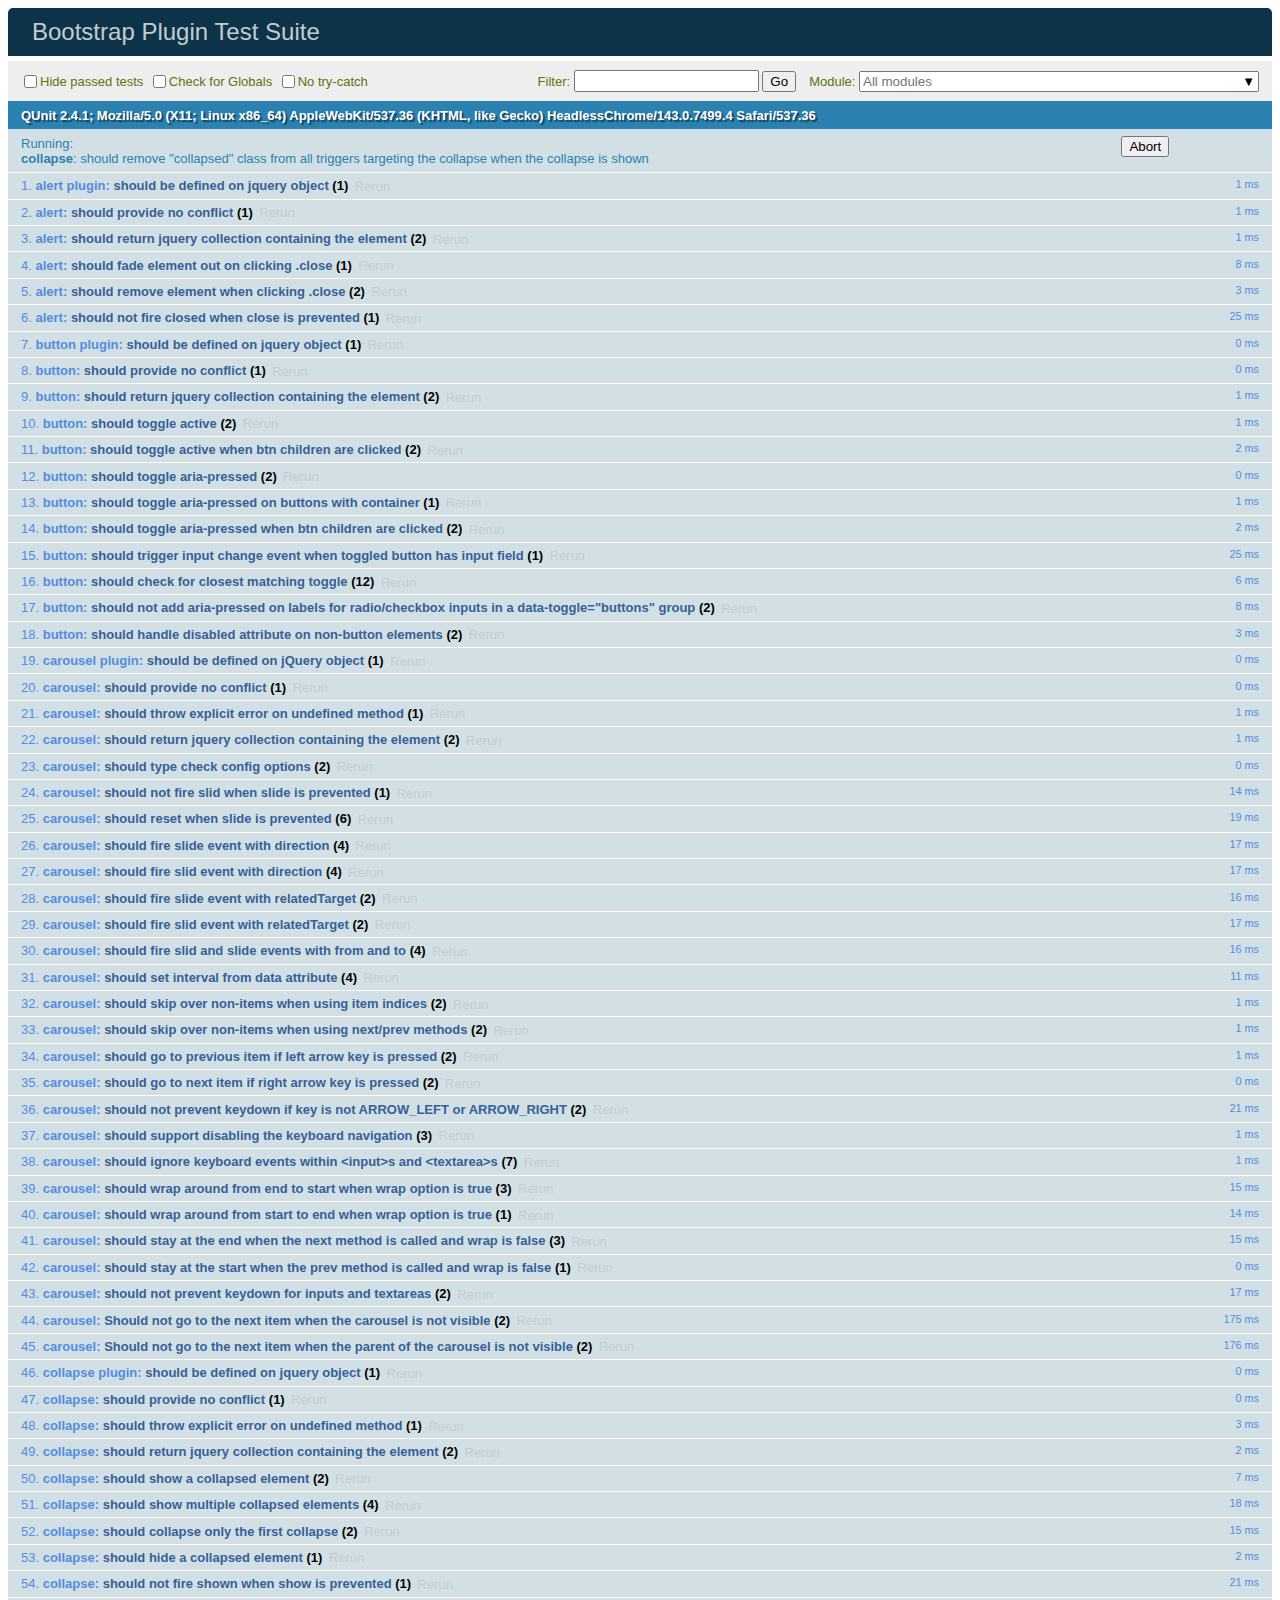
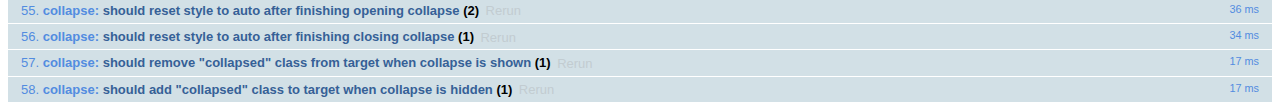
<file: bootstrap-4.0.0/bootstrap-4.0.0/js/tests/index.html>
<!doctype html>
<html lang="en">
  <head>
    <meta charset="utf-8">
    <meta name="viewport" content="width=device-width, initial-scale=1, shrink-to-fit=no">
    <title>Bootstrap Plugin Test Suite</title>

    <!-- jQuery -->
    <script>
      (function () {
        var path = '../../assets/js/vendor/jquery-slim.min.js'
        // get jquery param from the query string.
        var jQueryVersion = location.search.match(/[?&]jquery=(.*?)(?=&|$)/)

        // If a version was specified, use that version from our vendor folder
        if (jQueryVersion) {
          path = 'vendor/jquery-' + jQueryVersion[1] + '.min.js'
        }
        document.write('<script src="' + path + '"><\/script>')
      }())
    </script>
    <script src="../../assets/js/vendor/popper.min.js"></script>

    <!-- QUnit -->
    <link rel="stylesheet" href="vendor/qunit.css" media="screen">
    <script src="vendor/qunit.js"></script>

    <script>
      // Disable jQuery event aliases to ensure we don't accidentally use any of them
      [
        'blur',
        'focus',
        'focusin',
        'focusout',
        'resize',
        'scroll',
        'click',
        'dblclick',
        'mousedown',
        'mouseup',
        'mousemove',
        'mouseover',
        'mouseout',
        'mouseenter',
        'mouseleave',
        'change',
        'select',
        'submit',
        'keydown',
        'keypress',
        'keyup',
        'contextmenu'
      ].forEach(function(eventAlias) {
        $.fn[eventAlias] = function() {
          throw new Error('Using the ".' + eventAlias + '()" method is not allowed, so that Bootstrap can be compatible with custom jQuery builds which exclude the "event aliases" module that defines said method. See https://github.com/twbs/bootstrap/blob/master/CONTRIBUTING.md#js')
        }
      })

      // Require assert.expect in each test
      QUnit.config.requireExpects = true

      // See https://github.com/axemclion/grunt-saucelabs#test-result-details-with-qunit
      var log = []
      var testName

      QUnit.done(function(testResults) {
        var tests = []
        for (var i = 0; i < log.length; i++) {
          var details = log[i]
          tests.push({
            name: details.name,
            result: details.result,
            expected: details.expected,
            actual: details.actual,
            source: details.source
          })
        }
        testResults.tests = tests

        window.global_test_results = testResults
      })

      QUnit.testStart(function(testDetails) {
        QUnit.log(function(details) {
          if (!details.result) {
            details.name = testDetails.name
            log.push(details)
          }
        })
      })

      // Display fixture on-screen on iOS to avoid false positives
      // See https://github.com/twbs/bootstrap/pull/15955
      if (/iPhone|iPad|iPod/.test(navigator.userAgent)) {
        QUnit.begin(function() {
          $('#qunit-fixture').css({ top: 0, left: 0 })
        })

        QUnit.done(function() {
          $('#qunit-fixture').css({ top: '', left: '' })
        })
      }
    </script>

    <!-- Transpiled Plugins -->
    <script src="../dist/util.js"></script>
    <script src="../dist/alert.js"></script>
    <script src="../dist/button.js"></script>
    <script src="../dist/carousel.js"></script>
    <script src="../dist/collapse.js"></script>
    <script src="../dist/dropdown.js"></script>
    <script src="../dist/modal.js"></script>
    <script src="../dist/scrollspy.js"></script>
    <script src="../dist/tab.js"></script>
    <script src="../dist/tooltip.js"></script>
    <script src="../dist/popover.js"></script>

    <!-- Unit Tests -->
    <script src="unit/alert.js"></script>
    <script src="unit/button.js"></script>
    <script src="unit/carousel.js"></script>
    <script src="unit/collapse.js"></script>
    <script src="unit/dropdown.js"></script>
    <script src="unit/modal.js"></script>
    <script src="unit/scrollspy.js"></script>
    <script src="unit/tab.js"></script>
    <script src="unit/tooltip.js"></script>
    <script src="unit/popover.js"></script>
    <script src="unit/util.js"></script>
  </head>
  <body>
    <div id="qunit-container">
      <div id="qunit"></div>
      <div id="qunit-fixture"></div>
    </div>
  </body>
</html>
</file>
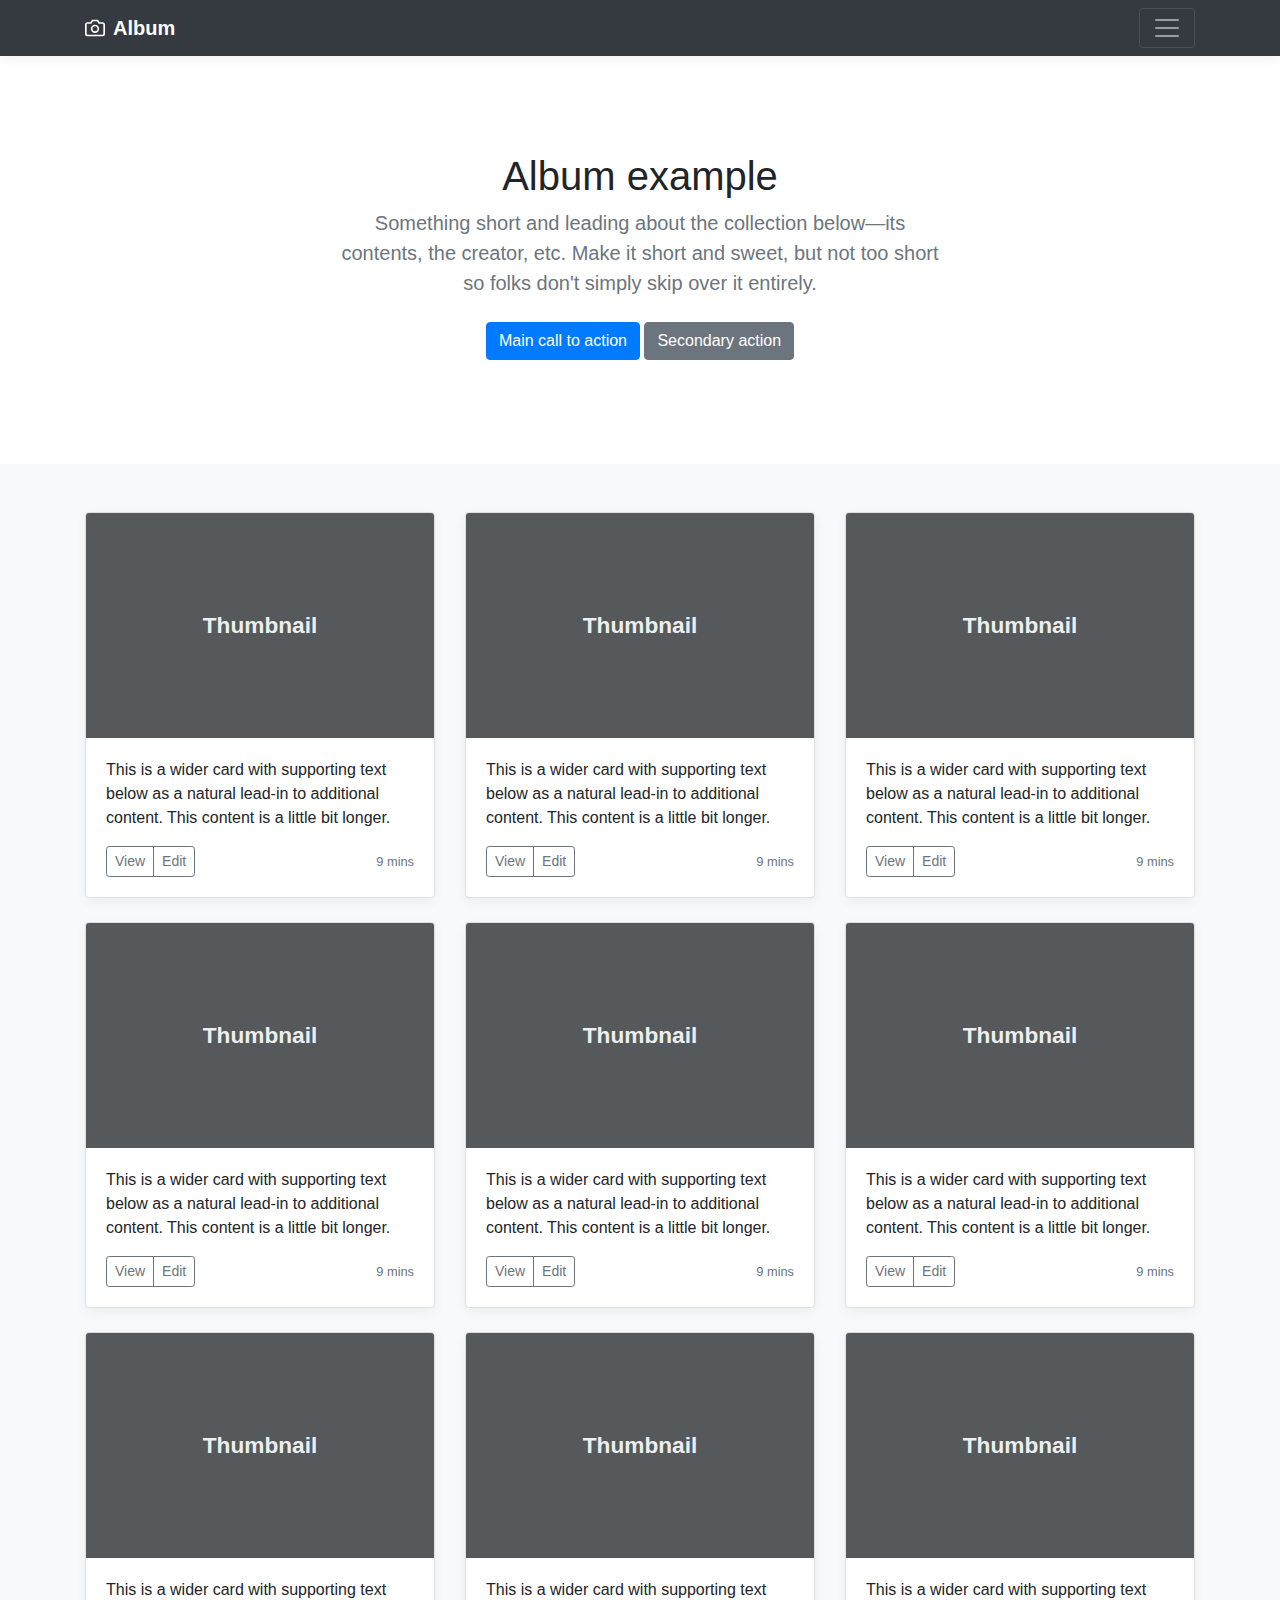
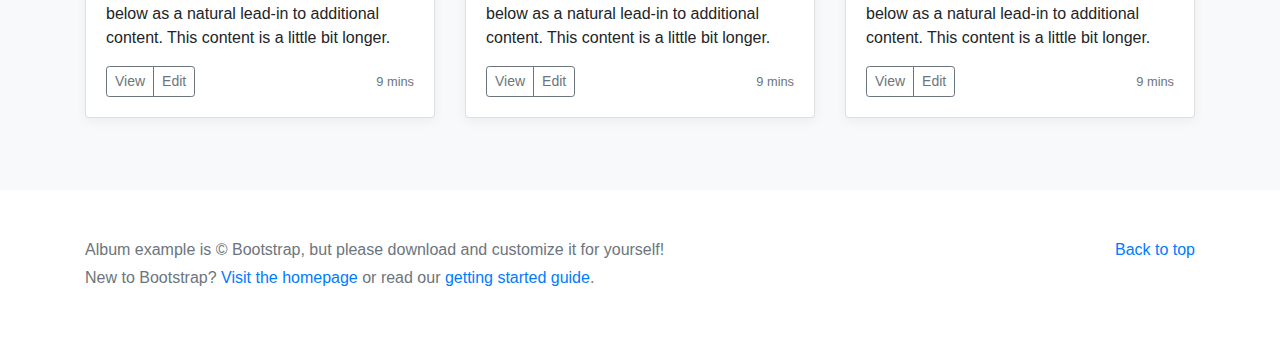
<file: bootstrap-4.0.0/bootstrap-4.0.0/docs/4.0/examples/album/index.html>
<!doctype html>
<html lang="en">
  <head>
    <meta charset="utf-8">
    <meta name="viewport" content="width=device-width, initial-scale=1, shrink-to-fit=no">
    <meta name="description" content="">
    <meta name="author" content="">
    <link rel="icon" href="../../../../favicon.ico">

    <title>Album example for Bootstrap</title>

    <!-- Bootstrap core CSS -->
    <link href="../../../../dist/css/bootstrap.min.css" rel="stylesheet">

    <!-- Custom styles for this template -->
    <link href="album.css" rel="stylesheet">
  </head>

  <body>

    <header>
      <div class="collapse bg-dark" id="navbarHeader">
        <div class="container">
          <div class="row">
            <div class="col-sm-8 col-md-7 py-4">
              <h4 class="text-white">About</h4>
              <p class="text-muted">Add some information about the album below, the author, or any other background context. Make it a few sentences long so folks can pick up some informative tidbits. Then, link them off to some social networking sites or contact information.</p>
            </div>
            <div class="col-sm-4 offset-md-1 py-4">
              <h4 class="text-white">Contact</h4>
              <ul class="list-unstyled">
                <li><a href="#" class="text-white">Follow on Twitter</a></li>
                <li><a href="#" class="text-white">Like on Facebook</a></li>
                <li><a href="#" class="text-white">Email me</a></li>
              </ul>
            </div>
          </div>
        </div>
      </div>
      <div class="navbar navbar-dark bg-dark box-shadow">
        <div class="container d-flex justify-content-between">
          <a href="#" class="navbar-brand d-flex align-items-center">
            <svg xmlns="http://www.w3.org/2000/svg" width="20" height="20" viewBox="0 0 24 24" fill="none" stroke="currentColor" stroke-width="2" stroke-linecap="round" stroke-linejoin="round" class="mr-2"><path d="M23 19a2 2 0 0 1-2 2H3a2 2 0 0 1-2-2V8a2 2 0 0 1 2-2h4l2-3h6l2 3h4a2 2 0 0 1 2 2z"></path><circle cx="12" cy="13" r="4"></circle></svg>
            <strong>Album</strong>
          </a>
          <button class="navbar-toggler" type="button" data-toggle="collapse" data-target="#navbarHeader" aria-controls="navbarHeader" aria-expanded="false" aria-label="Toggle navigation">
            <span class="navbar-toggler-icon"></span>
          </button>
        </div>
      </div>
    </header>

    <main role="main">

      <section class="jumbotron text-center">
        <div class="container">
          <h1 class="jumbotron-heading">Album example</h1>
          <p class="lead text-muted">Something short and leading about the collection below—its contents, the creator, etc. Make it short and sweet, but not too short so folks don't simply skip over it entirely.</p>
          <p>
            <a href="#" class="btn btn-primary my-2">Main call to action</a>
            <a href="#" class="btn btn-secondary my-2">Secondary action</a>
          </p>
        </div>
      </section>

      <div class="album py-5 bg-light">
        <div class="container">

          <div class="row">
            <div class="col-md-4">
              <div class="card mb-4 box-shadow">
                <img class="card-img-top" data-src="holder.js/100px225?theme=thumb&bg=55595c&fg=eceeef&text=Thumbnail" alt="Card image cap">
                <div class="card-body">
                  <p class="card-text">This is a wider card with supporting text below as a natural lead-in to additional content. This content is a little bit longer.</p>
                  <div class="d-flex justify-content-between align-items-center">
                    <div class="btn-group">
                      <button type="button" class="btn btn-sm btn-outline-secondary">View</button>
                      <button type="button" class="btn btn-sm btn-outline-secondary">Edit</button>
                    </div>
                    <small class="text-muted">9 mins</small>
                  </div>
                </div>
              </div>
            </div>
            <div class="col-md-4">
              <div class="card mb-4 box-shadow">
                <img class="card-img-top" data-src="holder.js/100px225?theme=thumb&bg=55595c&fg=eceeef&text=Thumbnail" alt="Card image cap">
                <div class="card-body">
                  <p class="card-text">This is a wider card with supporting text below as a natural lead-in to additional content. This content is a little bit longer.</p>
                  <div class="d-flex justify-content-between align-items-center">
                    <div class="btn-group">
                      <button type="button" class="btn btn-sm btn-outline-secondary">View</button>
                      <button type="button" class="btn btn-sm btn-outline-secondary">Edit</button>
                    </div>
                    <small class="text-muted">9 mins</small>
                  </div>
                </div>
              </div>
            </div>
            <div class="col-md-4">
              <div class="card mb-4 box-shadow">
                <img class="card-img-top" data-src="holder.js/100px225?theme=thumb&bg=55595c&fg=eceeef&text=Thumbnail" alt="Card image cap">
                <div class="card-body">
                  <p class="card-text">This is a wider card with supporting text below as a natural lead-in to additional content. This content is a little bit longer.</p>
                  <div class="d-flex justify-content-between align-items-center">
                    <div class="btn-group">
                      <button type="button" class="btn btn-sm btn-outline-secondary">View</button>
                      <button type="button" class="btn btn-sm btn-outline-secondary">Edit</button>
                    </div>
                    <small class="text-muted">9 mins</small>
                  </div>
                </div>
              </div>
            </div>

            <div class="col-md-4">
              <div class="card mb-4 box-shadow">
                <img class="card-img-top" data-src="holder.js/100px225?theme=thumb&bg=55595c&fg=eceeef&text=Thumbnail" alt="Card image cap">
                <div class="card-body">
                  <p class="card-text">This is a wider card with supporting text below as a natural lead-in to additional content. This content is a little bit longer.</p>
                  <div class="d-flex justify-content-between align-items-center">
                    <div class="btn-group">
                      <button type="button" class="btn btn-sm btn-outline-secondary">View</button>
                      <button type="button" class="btn btn-sm btn-outline-secondary">Edit</button>
                    </div>
                    <small class="text-muted">9 mins</small>
                  </div>
                </div>
              </div>
            </div>
            <div class="col-md-4">
              <div class="card mb-4 box-shadow">
                <img class="card-img-top" data-src="holder.js/100px225?theme=thumb&bg=55595c&fg=eceeef&text=Thumbnail" alt="Card image cap">
                <div class="card-body">
                  <p class="card-text">This is a wider card with supporting text below as a natural lead-in to additional content. This content is a little bit longer.</p>
                  <div class="d-flex justify-content-between align-items-center">
                    <div class="btn-group">
                      <button type="button" class="btn btn-sm btn-outline-secondary">View</button>
                      <button type="button" class="btn btn-sm btn-outline-secondary">Edit</button>
                    </div>
                    <small class="text-muted">9 mins</small>
                  </div>
                </div>
              </div>
            </div>
            <div class="col-md-4">
              <div class="card mb-4 box-shadow">
                <img class="card-img-top" data-src="holder.js/100px225?theme=thumb&bg=55595c&fg=eceeef&text=Thumbnail" alt="Card image cap">
                <div class="card-body">
                  <p class="card-text">This is a wider card with supporting text below as a natural lead-in to additional content. This content is a little bit longer.</p>
                  <div class="d-flex justify-content-between align-items-center">
                    <div class="btn-group">
                      <button type="button" class="btn btn-sm btn-outline-secondary">View</button>
                      <button type="button" class="btn btn-sm btn-outline-secondary">Edit</button>
                    </div>
                    <small class="text-muted">9 mins</small>
                  </div>
                </div>
              </div>
            </div>

            <div class="col-md-4">
              <div class="card mb-4 box-shadow">
                <img class="card-img-top" data-src="holder.js/100px225?theme=thumb&bg=55595c&fg=eceeef&text=Thumbnail" alt="Card image cap">
                <div class="card-body">
                  <p class="card-text">This is a wider card with supporting text below as a natural lead-in to additional content. This content is a little bit longer.</p>
                  <div class="d-flex justify-content-between align-items-center">
                    <div class="btn-group">
                      <button type="button" class="btn btn-sm btn-outline-secondary">View</button>
                      <button type="button" class="btn btn-sm btn-outline-secondary">Edit</button>
                    </div>
                    <small class="text-muted">9 mins</small>
                  </div>
                </div>
              </div>
            </div>
            <div class="col-md-4">
              <div class="card mb-4 box-shadow">
                <img class="card-img-top" data-src="holder.js/100px225?theme=thumb&bg=55595c&fg=eceeef&text=Thumbnail" alt="Card image cap">
                <div class="card-body">
                  <p class="card-text">This is a wider card with supporting text below as a natural lead-in to additional content. This content is a little bit longer.</p>
                  <div class="d-flex justify-content-between align-items-center">
                    <div class="btn-group">
                      <button type="button" class="btn btn-sm btn-outline-secondary">View</button>
                      <button type="button" class="btn btn-sm btn-outline-secondary">Edit</button>
                    </div>
                    <small class="text-muted">9 mins</small>
                  </div>
                </div>
              </div>
            </div>
            <div class="col-md-4">
              <div class="card mb-4 box-shadow">
                <img class="card-img-top" data-src="holder.js/100px225?theme=thumb&bg=55595c&fg=eceeef&text=Thumbnail" alt="Card image cap">
                <div class="card-body">
                  <p class="card-text">This is a wider card with supporting text below as a natural lead-in to additional content. This content is a little bit longer.</p>
                  <div class="d-flex justify-content-between align-items-center">
                    <div class="btn-group">
                      <button type="button" class="btn btn-sm btn-outline-secondary">View</button>
                      <button type="button" class="btn btn-sm btn-outline-secondary">Edit</button>
                    </div>
                    <small class="text-muted">9 mins</small>
                  </div>
                </div>
              </div>
            </div>
          </div>
        </div>
      </div>

    </main>

    <footer class="text-muted">
      <div class="container">
        <p class="float-right">
          <a href="#">Back to top</a>
        </p>
        <p>Album example is &copy; Bootstrap, but please download and customize it for yourself!</p>
        <p>New to Bootstrap? <a href="../../">Visit the homepage</a> or read our <a href="../../getting-started/">getting started guide</a>.</p>
      </div>
    </footer>

    <!-- Bootstrap core JavaScript
    ================================================== -->
    <!-- Placed at the end of the document so the pages load faster -->
    <script src="https://code.jquery.com/jquery-3.2.1.slim.min.js" integrity="sha384-KJ3o2DKtIkvYIK3UENzmM7KCkRr/rE9/Qpg6aAZGJwFDMVNA/GpGFF93hXpG5KkN" crossorigin="anonymous"></script>
    <script>window.jQuery || document.write('<script src="../../../../assets/js/vendor/jquery-slim.min.js"><\/script>')</script>
    <script src="../../../../assets/js/vendor/popper.min.js"></script>
    <script src="../../../../dist/js/bootstrap.min.js"></script>
    <script src="../../../../assets/js/vendor/holder.min.js"></script>
  </body>
</html>
</file>
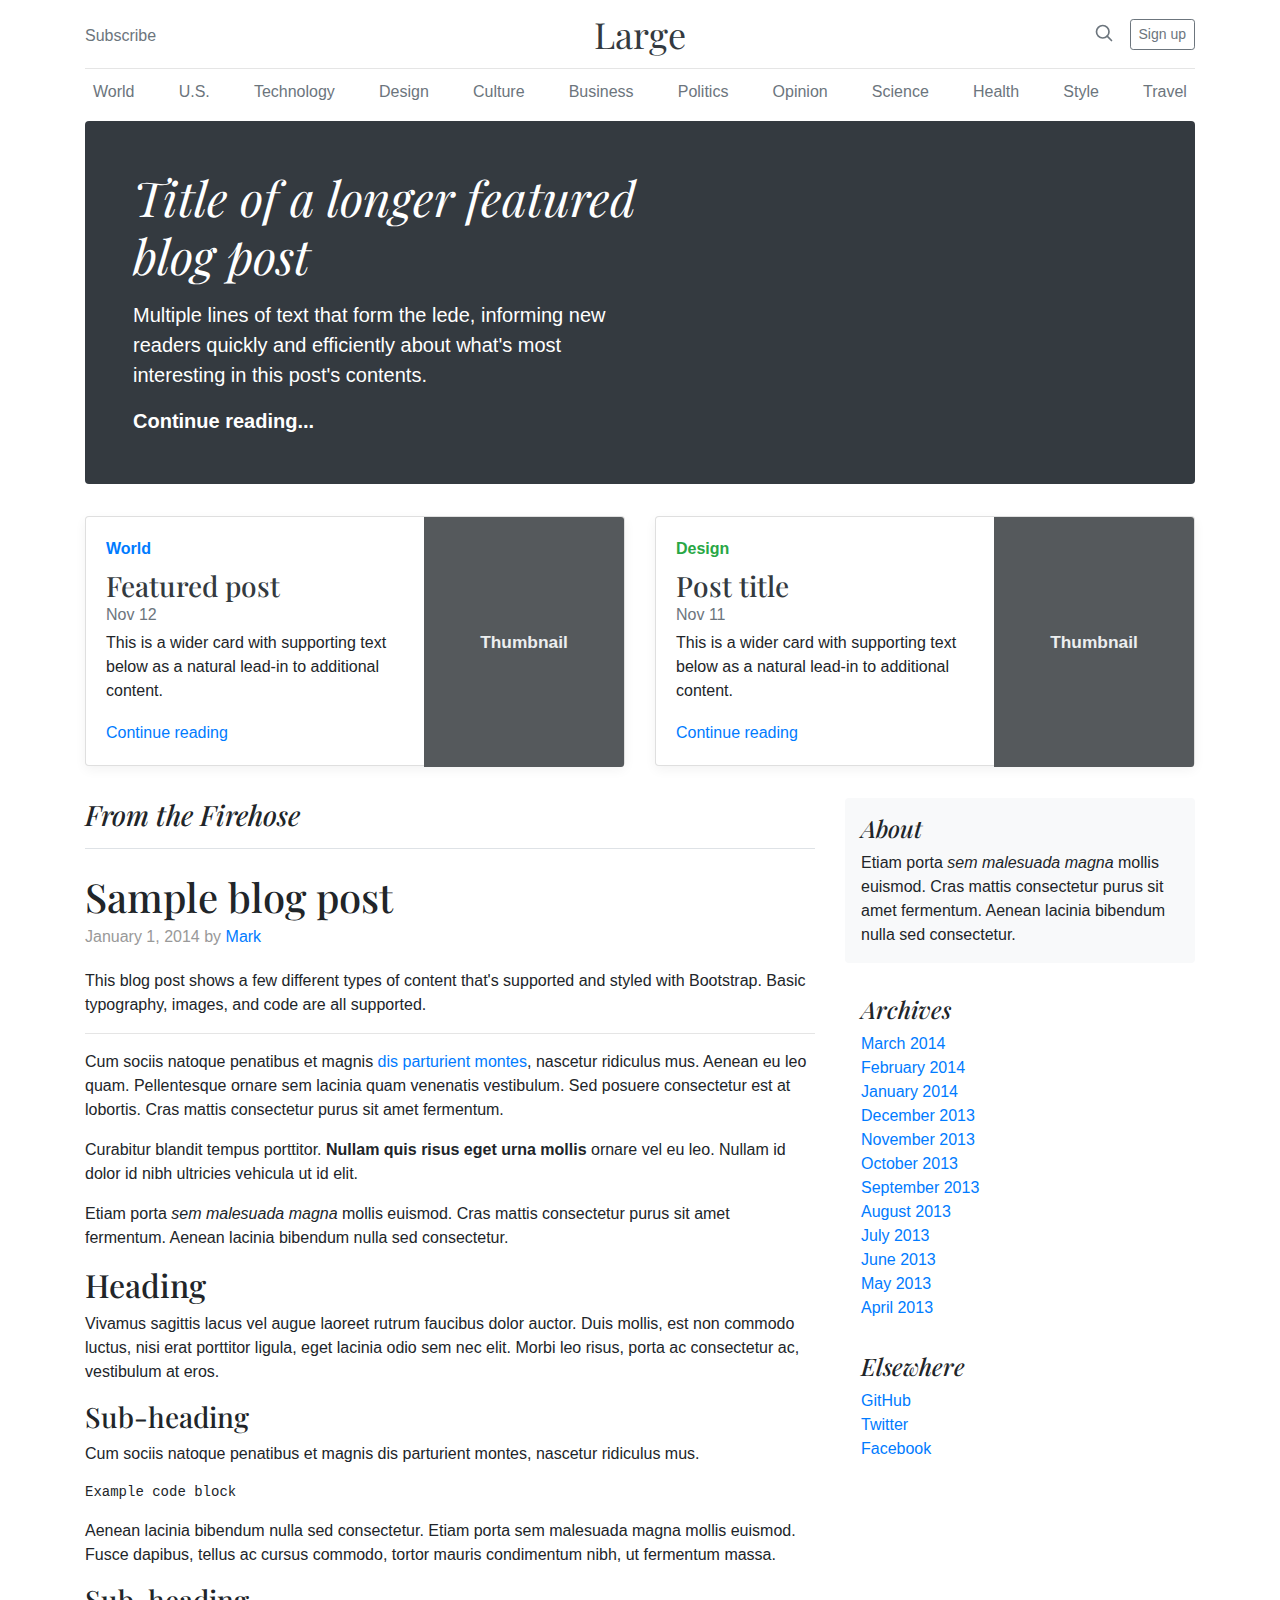
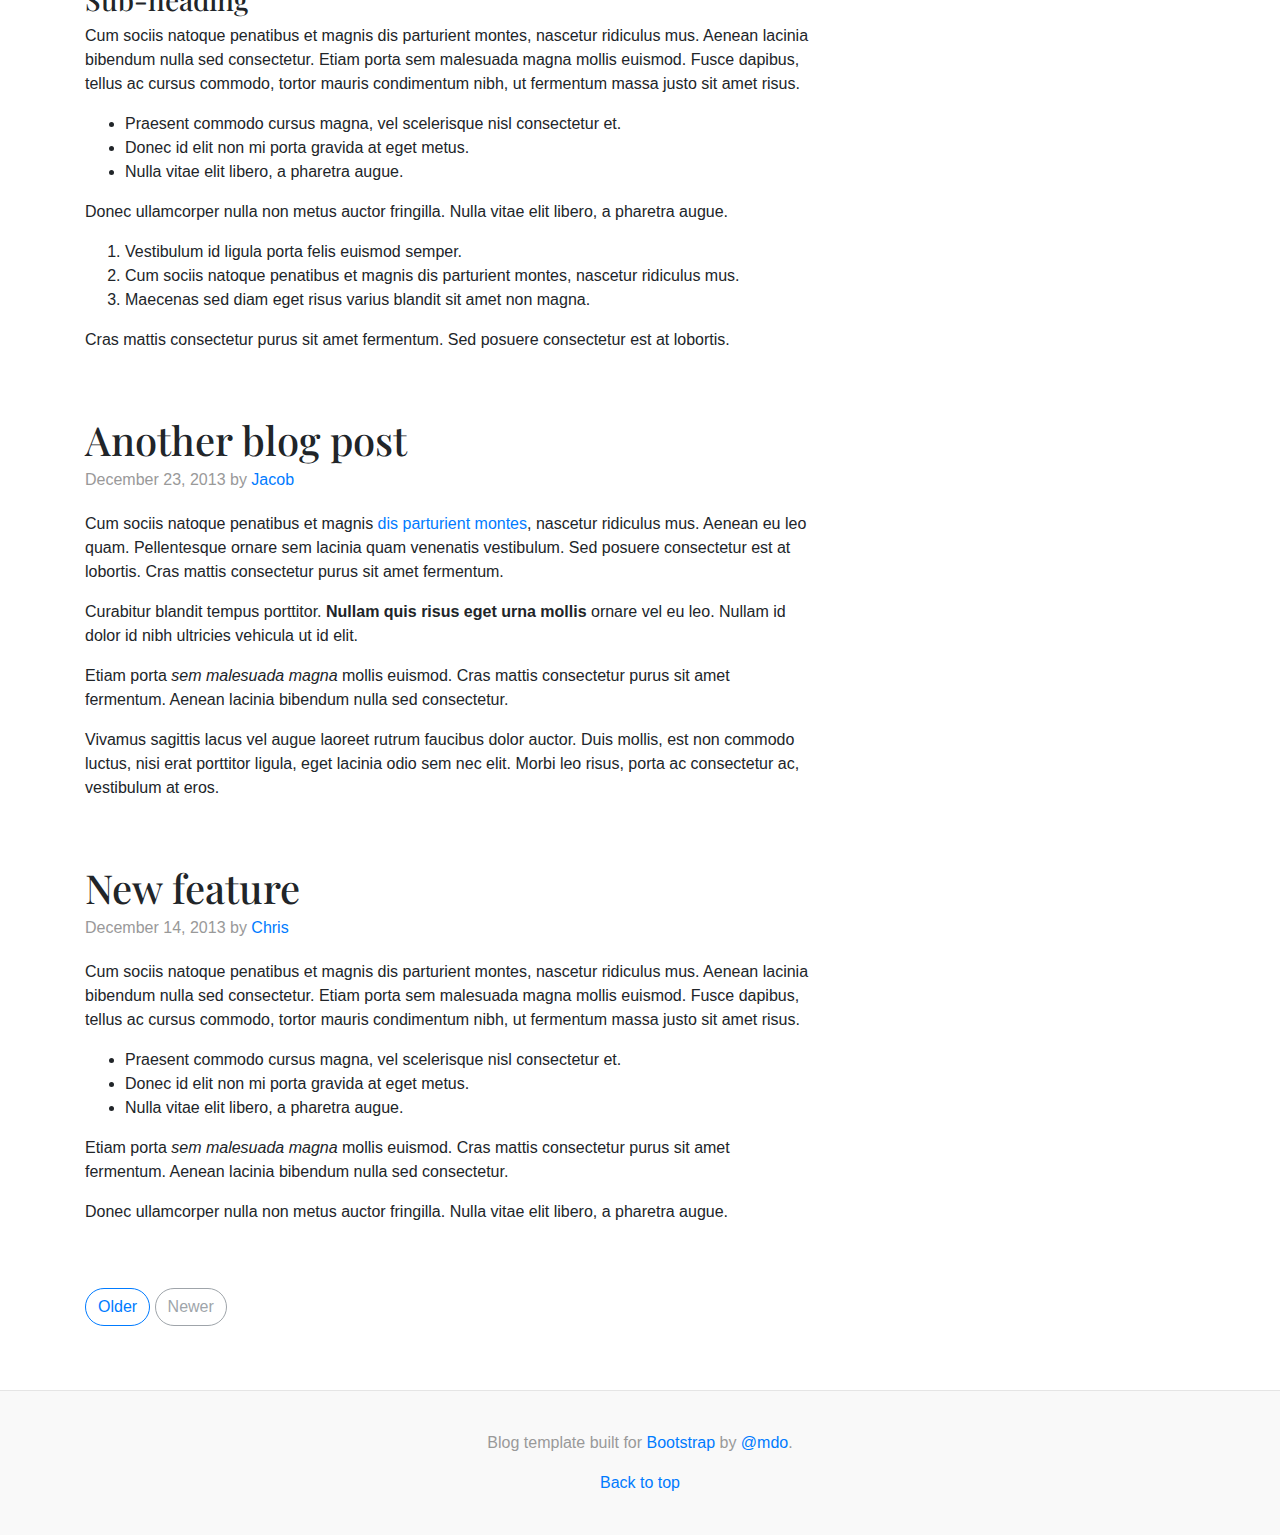
<file: bootstrap-4.0.0/bootstrap-4.0.0/docs/4.0/examples/blog/index.html>
<!doctype html>
<html lang="en">
  <head>
    <meta charset="utf-8">
    <meta name="viewport" content="width=device-width, initial-scale=1, shrink-to-fit=no">
    <meta name="description" content="">
    <meta name="author" content="">
    <link rel="icon" href="../../../../favicon.ico">

    <title>Blog Template for Bootstrap</title>

    <!-- Bootstrap core CSS -->
    <link href="../../../../dist/css/bootstrap.min.css" rel="stylesheet">

    <!-- Custom styles for this template -->
    <link href="https://fonts.googleapis.com/css?family=Playfair+Display:700,900" rel="stylesheet">
    <link href="blog.css" rel="stylesheet">
  </head>

  <body>

    <div class="container">
      <header class="blog-header py-3">
        <div class="row flex-nowrap justify-content-between align-items-center">
          <div class="col-4 pt-1">
            <a class="text-muted" href="#">Subscribe</a>
          </div>
          <div class="col-4 text-center">
            <a class="blog-header-logo text-dark" href="#">Large</a>
          </div>
          <div class="col-4 d-flex justify-content-end align-items-center">
            <a class="text-muted" href="#">
              <svg xmlns="http://www.w3.org/2000/svg" width="20" height="20" viewBox="0 0 24 24" fill="none" stroke="currentColor" stroke-width="2" stroke-linecap="round" stroke-linejoin="round" class="mx-3"><circle cx="10.5" cy="10.5" r="7.5"></circle><line x1="21" y1="21" x2="15.8" y2="15.8"></line></svg>
            </a>
            <a class="btn btn-sm btn-outline-secondary" href="#">Sign up</a>
          </div>
        </div>
      </header>

      <div class="nav-scroller py-1 mb-2">
        <nav class="nav d-flex justify-content-between">
          <a class="p-2 text-muted" href="#">World</a>
          <a class="p-2 text-muted" href="#">U.S.</a>
          <a class="p-2 text-muted" href="#">Technology</a>
          <a class="p-2 text-muted" href="#">Design</a>
          <a class="p-2 text-muted" href="#">Culture</a>
          <a class="p-2 text-muted" href="#">Business</a>
          <a class="p-2 text-muted" href="#">Politics</a>
          <a class="p-2 text-muted" href="#">Opinion</a>
          <a class="p-2 text-muted" href="#">Science</a>
          <a class="p-2 text-muted" href="#">Health</a>
          <a class="p-2 text-muted" href="#">Style</a>
          <a class="p-2 text-muted" href="#">Travel</a>
        </nav>
      </div>

      <div class="jumbotron p-3 p-md-5 text-white rounded bg-dark">
        <div class="col-md-6 px-0">
          <h1 class="display-4 font-italic">Title of a longer featured blog post</h1>
          <p class="lead my-3">Multiple lines of text that form the lede, informing new readers quickly and efficiently about what's most interesting in this post's contents.</p>
          <p class="lead mb-0"><a href="#" class="text-white font-weight-bold">Continue reading...</a></p>
        </div>
      </div>

      <div class="row mb-2">
        <div class="col-md-6">
          <div class="card flex-md-row mb-4 box-shadow h-md-250">
            <div class="card-body d-flex flex-column align-items-start">
              <strong class="d-inline-block mb-2 text-primary">World</strong>
              <h3 class="mb-0">
                <a class="text-dark" href="#">Featured post</a>
              </h3>
              <div class="mb-1 text-muted">Nov 12</div>
              <p class="card-text mb-auto">This is a wider card with supporting text below as a natural lead-in to additional content.</p>
              <a href="#">Continue reading</a>
            </div>
            <img class="card-img-right flex-auto d-none d-md-block" data-src="holder.js/200x250?theme=thumb" alt="Card image cap">
          </div>
        </div>
        <div class="col-md-6">
          <div class="card flex-md-row mb-4 box-shadow h-md-250">
            <div class="card-body d-flex flex-column align-items-start">
              <strong class="d-inline-block mb-2 text-success">Design</strong>
              <h3 class="mb-0">
                <a class="text-dark" href="#">Post title</a>
              </h3>
              <div class="mb-1 text-muted">Nov 11</div>
              <p class="card-text mb-auto">This is a wider card with supporting text below as a natural lead-in to additional content.</p>
              <a href="#">Continue reading</a>
            </div>
            <img class="card-img-right flex-auto d-none d-md-block" data-src="holder.js/200x250?theme=thumb" alt="Card image cap">
          </div>
        </div>
      </div>
    </div>

    <main role="main" class="container">
      <div class="row">
        <div class="col-md-8 blog-main">
          <h3 class="pb-3 mb-4 font-italic border-bottom">
            From the Firehose
          </h3>

          <div class="blog-post">
            <h2 class="blog-post-title">Sample blog post</h2>
            <p class="blog-post-meta">January 1, 2014 by <a href="#">Mark</a></p>

            <p>This blog post shows a few different types of content that's supported and styled with Bootstrap. Basic typography, images, and code are all supported.</p>
            <hr>
            <p>Cum sociis natoque penatibus et magnis <a href="#">dis parturient montes</a>, nascetur ridiculus mus. Aenean eu leo quam. Pellentesque ornare sem lacinia quam venenatis vestibulum. Sed posuere consectetur est at lobortis. Cras mattis consectetur purus sit amet fermentum.</p>
            <blockquote>
              <p>Curabitur blandit tempus porttitor. <strong>Nullam quis risus eget urna mollis</strong> ornare vel eu leo. Nullam id dolor id nibh ultricies vehicula ut id elit.</p>
            </blockquote>
            <p>Etiam porta <em>sem malesuada magna</em> mollis euismod. Cras mattis consectetur purus sit amet fermentum. Aenean lacinia bibendum nulla sed consectetur.</p>
            <h2>Heading</h2>
            <p>Vivamus sagittis lacus vel augue laoreet rutrum faucibus dolor auctor. Duis mollis, est non commodo luctus, nisi erat porttitor ligula, eget lacinia odio sem nec elit. Morbi leo risus, porta ac consectetur ac, vestibulum at eros.</p>
            <h3>Sub-heading</h3>
            <p>Cum sociis natoque penatibus et magnis dis parturient montes, nascetur ridiculus mus.</p>
            <pre><code>Example code block</code></pre>
            <p>Aenean lacinia bibendum nulla sed consectetur. Etiam porta sem malesuada magna mollis euismod. Fusce dapibus, tellus ac cursus commodo, tortor mauris condimentum nibh, ut fermentum massa.</p>
            <h3>Sub-heading</h3>
            <p>Cum sociis natoque penatibus et magnis dis parturient montes, nascetur ridiculus mus. Aenean lacinia bibendum nulla sed consectetur. Etiam porta sem malesuada magna mollis euismod. Fusce dapibus, tellus ac cursus commodo, tortor mauris condimentum nibh, ut fermentum massa justo sit amet risus.</p>
            <ul>
              <li>Praesent commodo cursus magna, vel scelerisque nisl consectetur et.</li>
              <li>Donec id elit non mi porta gravida at eget metus.</li>
              <li>Nulla vitae elit libero, a pharetra augue.</li>
            </ul>
            <p>Donec ullamcorper nulla non metus auctor fringilla. Nulla vitae elit libero, a pharetra augue.</p>
            <ol>
              <li>Vestibulum id ligula porta felis euismod semper.</li>
              <li>Cum sociis natoque penatibus et magnis dis parturient montes, nascetur ridiculus mus.</li>
              <li>Maecenas sed diam eget risus varius blandit sit amet non magna.</li>
            </ol>
            <p>Cras mattis consectetur purus sit amet fermentum. Sed posuere consectetur est at lobortis.</p>
          </div><!-- /.blog-post -->

          <div class="blog-post">
            <h2 class="blog-post-title">Another blog post</h2>
            <p class="blog-post-meta">December 23, 2013 by <a href="#">Jacob</a></p>

            <p>Cum sociis natoque penatibus et magnis <a href="#">dis parturient montes</a>, nascetur ridiculus mus. Aenean eu leo quam. Pellentesque ornare sem lacinia quam venenatis vestibulum. Sed posuere consectetur est at lobortis. Cras mattis consectetur purus sit amet fermentum.</p>
            <blockquote>
              <p>Curabitur blandit tempus porttitor. <strong>Nullam quis risus eget urna mollis</strong> ornare vel eu leo. Nullam id dolor id nibh ultricies vehicula ut id elit.</p>
            </blockquote>
            <p>Etiam porta <em>sem malesuada magna</em> mollis euismod. Cras mattis consectetur purus sit amet fermentum. Aenean lacinia bibendum nulla sed consectetur.</p>
            <p>Vivamus sagittis lacus vel augue laoreet rutrum faucibus dolor auctor. Duis mollis, est non commodo luctus, nisi erat porttitor ligula, eget lacinia odio sem nec elit. Morbi leo risus, porta ac consectetur ac, vestibulum at eros.</p>
          </div><!-- /.blog-post -->

          <div class="blog-post">
            <h2 class="blog-post-title">New feature</h2>
            <p class="blog-post-meta">December 14, 2013 by <a href="#">Chris</a></p>

            <p>Cum sociis natoque penatibus et magnis dis parturient montes, nascetur ridiculus mus. Aenean lacinia bibendum nulla sed consectetur. Etiam porta sem malesuada magna mollis euismod. Fusce dapibus, tellus ac cursus commodo, tortor mauris condimentum nibh, ut fermentum massa justo sit amet risus.</p>
            <ul>
              <li>Praesent commodo cursus magna, vel scelerisque nisl consectetur et.</li>
              <li>Donec id elit non mi porta gravida at eget metus.</li>
              <li>Nulla vitae elit libero, a pharetra augue.</li>
            </ul>
            <p>Etiam porta <em>sem malesuada magna</em> mollis euismod. Cras mattis consectetur purus sit amet fermentum. Aenean lacinia bibendum nulla sed consectetur.</p>
            <p>Donec ullamcorper nulla non metus auctor fringilla. Nulla vitae elit libero, a pharetra augue.</p>
          </div><!-- /.blog-post -->

          <nav class="blog-pagination">
            <a class="btn btn-outline-primary" href="#">Older</a>
            <a class="btn btn-outline-secondary disabled" href="#">Newer</a>
          </nav>

        </div><!-- /.blog-main -->

        <aside class="col-md-4 blog-sidebar">
          <div class="p-3 mb-3 bg-light rounded">
            <h4 class="font-italic">About</h4>
            <p class="mb-0">Etiam porta <em>sem malesuada magna</em> mollis euismod. Cras mattis consectetur purus sit amet fermentum. Aenean lacinia bibendum nulla sed consectetur.</p>
          </div>

          <div class="p-3">
            <h4 class="font-italic">Archives</h4>
            <ol class="list-unstyled mb-0">
              <li><a href="#">March 2014</a></li>
              <li><a href="#">February 2014</a></li>
              <li><a href="#">January 2014</a></li>
              <li><a href="#">December 2013</a></li>
              <li><a href="#">November 2013</a></li>
              <li><a href="#">October 2013</a></li>
              <li><a href="#">September 2013</a></li>
              <li><a href="#">August 2013</a></li>
              <li><a href="#">July 2013</a></li>
              <li><a href="#">June 2013</a></li>
              <li><a href="#">May 2013</a></li>
              <li><a href="#">April 2013</a></li>
            </ol>
          </div>

          <div class="p-3">
            <h4 class="font-italic">Elsewhere</h4>
            <ol class="list-unstyled">
              <li><a href="#">GitHub</a></li>
              <li><a href="#">Twitter</a></li>
              <li><a href="#">Facebook</a></li>
            </ol>
          </div>
        </aside><!-- /.blog-sidebar -->

      </div><!-- /.row -->

    </main><!-- /.container -->

    <footer class="blog-footer">
      <p>Blog template built for <a href="https://getbootstrap.com/">Bootstrap</a> by <a href="https://twitter.com/mdo">@mdo</a>.</p>
      <p>
        <a href="#">Back to top</a>
      </p>
    </footer>

    <!-- Bootstrap core JavaScript
    ================================================== -->
    <!-- Placed at the end of the document so the pages load faster -->
    <script src="https://code.jquery.com/jquery-3.2.1.slim.min.js" integrity="sha384-KJ3o2DKtIkvYIK3UENzmM7KCkRr/rE9/Qpg6aAZGJwFDMVNA/GpGFF93hXpG5KkN" crossorigin="anonymous"></script>
    <script>window.jQuery || document.write('<script src="../../../../assets/js/vendor/jquery-slim.min.js"><\/script>')</script>
    <script src="../../../../assets/js/vendor/popper.min.js"></script>
    <script src="../../../../dist/js/bootstrap.min.js"></script>
    <script src="../../../../assets/js/vendor/holder.min.js"></script>
    <script>
      Holder.addTheme('thumb', {
        bg: '#55595c',
        fg: '#eceeef',
        text: 'Thumbnail'
      });
    </script>
  </body>
</html>
</file>
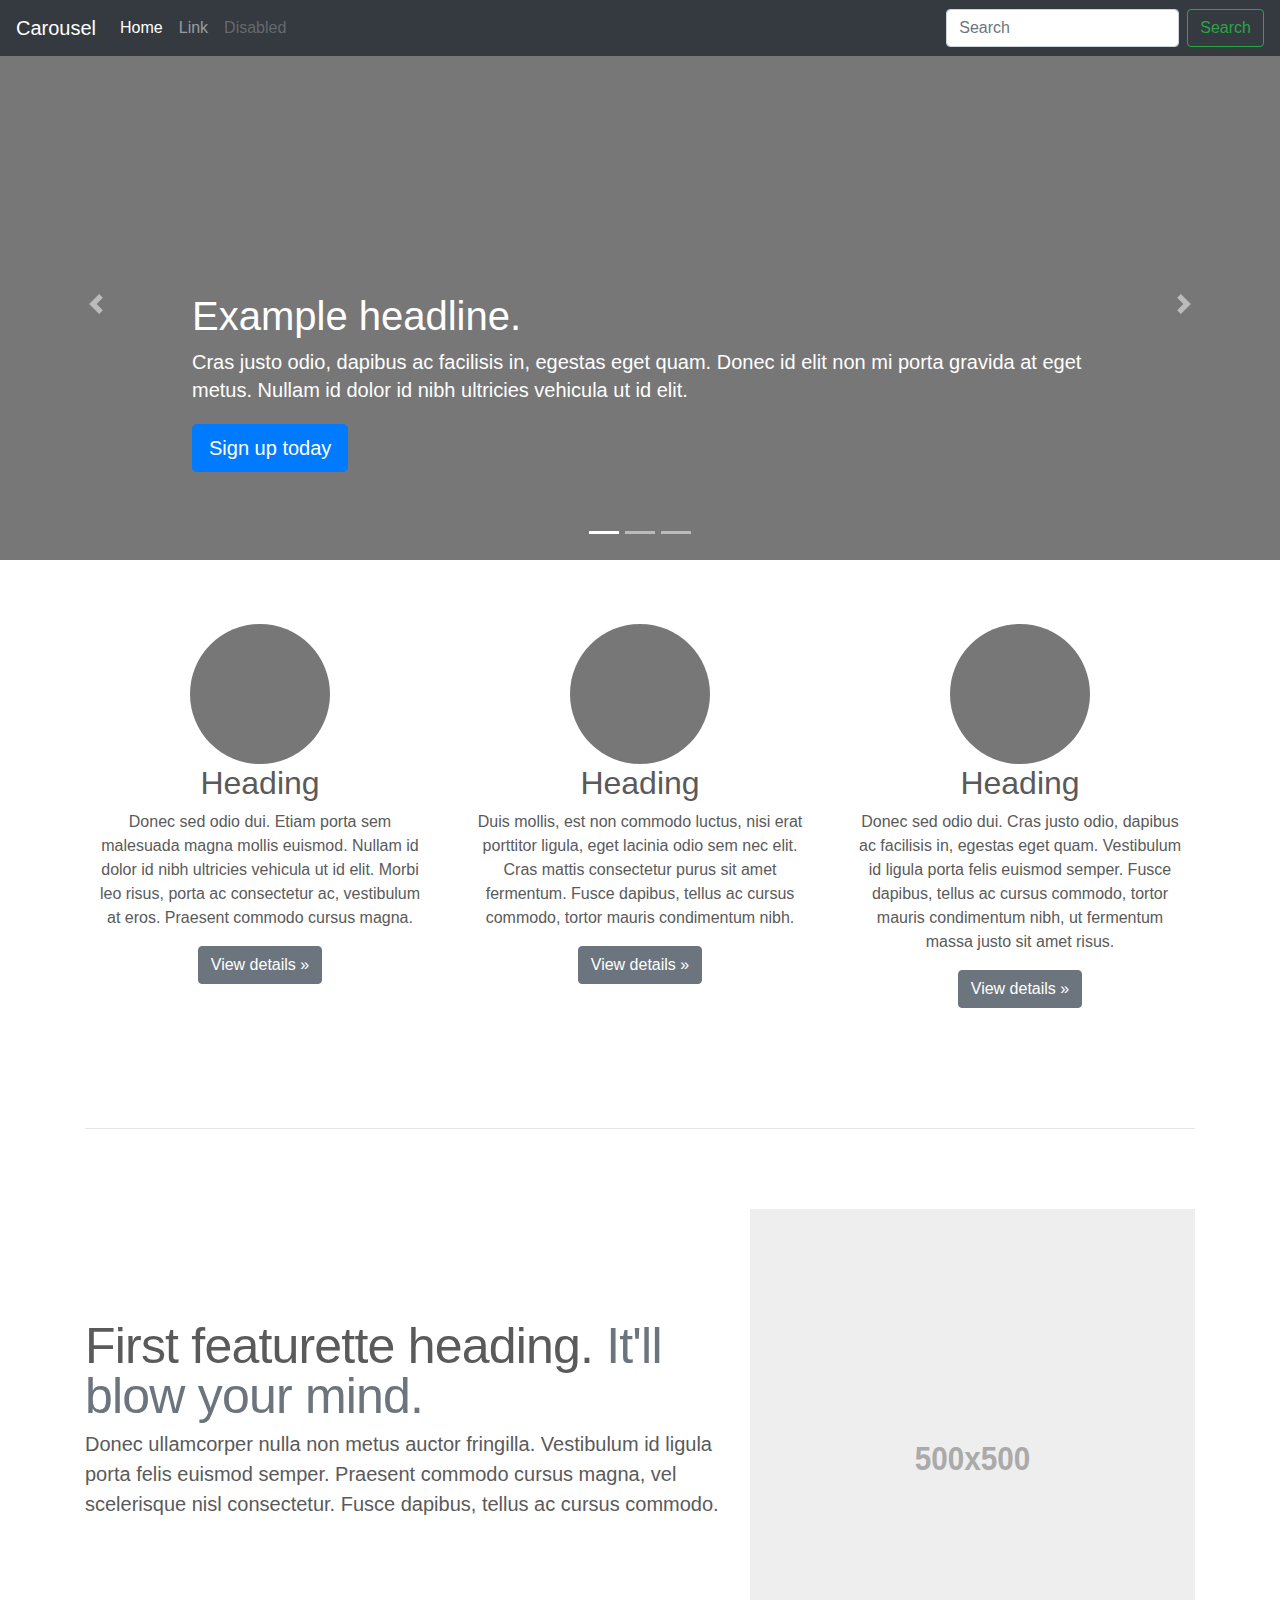
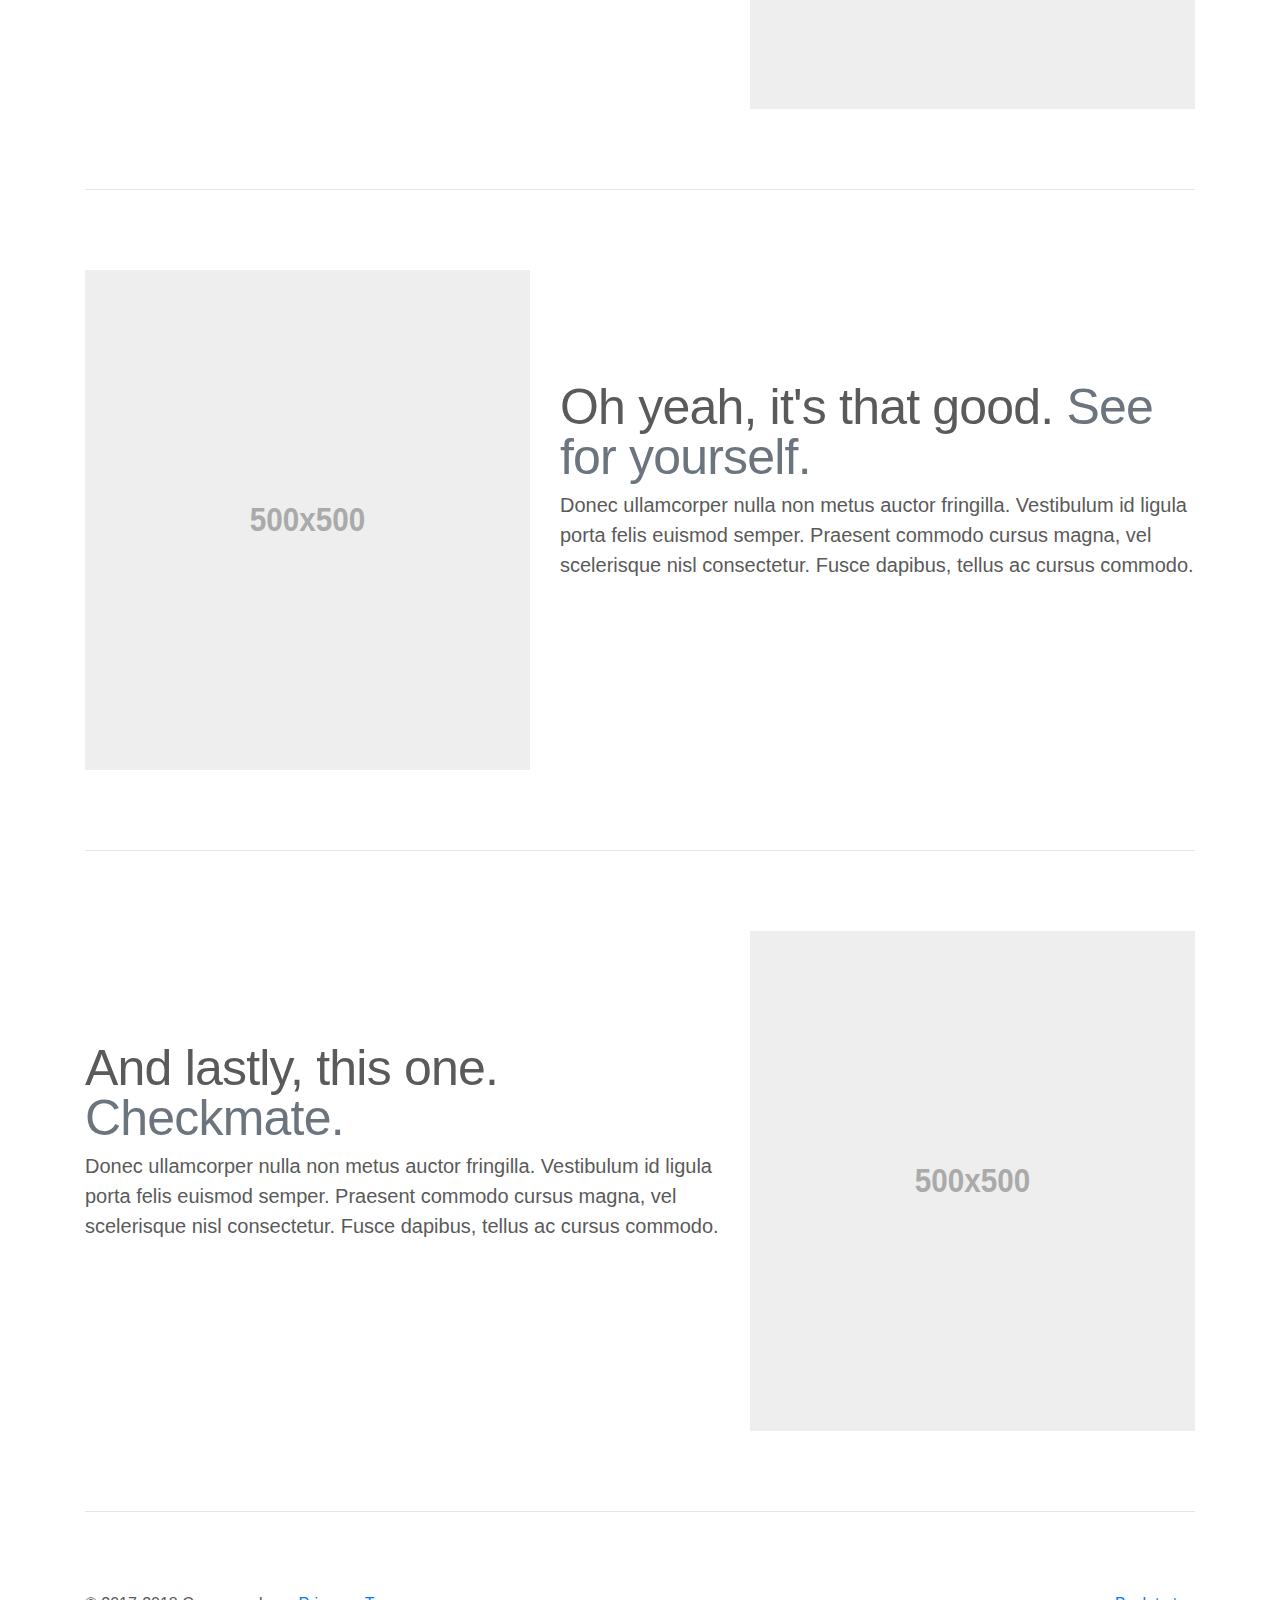
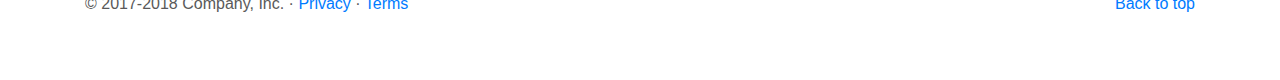
<file: bootstrap-4.0.0/bootstrap-4.0.0/docs/4.0/examples/carousel/index.html>
<!doctype html>
<html lang="en">
  <head>
    <meta charset="utf-8">
    <meta name="viewport" content="width=device-width, initial-scale=1, shrink-to-fit=no">
    <meta name="description" content="">
    <meta name="author" content="">
    <link rel="icon" href="../../../../favicon.ico">

    <title>Carousel Template for Bootstrap</title>

    <!-- Bootstrap core CSS -->
    <link href="../../../../dist/css/bootstrap.min.css" rel="stylesheet">

    <!-- Custom styles for this template -->
    <link href="carousel.css" rel="stylesheet">
  </head>
  <body>

    <header>
      <nav class="navbar navbar-expand-md navbar-dark fixed-top bg-dark">
        <a class="navbar-brand" href="#">Carousel</a>
        <button class="navbar-toggler" type="button" data-toggle="collapse" data-target="#navbarCollapse" aria-controls="navbarCollapse" aria-expanded="false" aria-label="Toggle navigation">
          <span class="navbar-toggler-icon"></span>
        </button>
        <div class="collapse navbar-collapse" id="navbarCollapse">
          <ul class="navbar-nav mr-auto">
            <li class="nav-item active">
              <a class="nav-link" href="#">Home <span class="sr-only">(current)</span></a>
            </li>
            <li class="nav-item">
              <a class="nav-link" href="#">Link</a>
            </li>
            <li class="nav-item">
              <a class="nav-link disabled" href="#">Disabled</a>
            </li>
          </ul>
          <form class="form-inline mt-2 mt-md-0">
            <input class="form-control mr-sm-2" type="text" placeholder="Search" aria-label="Search">
            <button class="btn btn-outline-success my-2 my-sm-0" type="submit">Search</button>
          </form>
        </div>
      </nav>
    </header>

    <main role="main">

      <div id="myCarousel" class="carousel slide" data-ride="carousel">
        <ol class="carousel-indicators">
          <li data-target="#myCarousel" data-slide-to="0" class="active"></li>
          <li data-target="#myCarousel" data-slide-to="1"></li>
          <li data-target="#myCarousel" data-slide-to="2"></li>
        </ol>
        <div class="carousel-inner">
          <div class="carousel-item active">
            <img class="first-slide" src="[data-uri]" alt="First slide">
            <div class="container">
              <div class="carousel-caption text-left">
                <h1>Example headline.</h1>
                <p>Cras justo odio, dapibus ac facilisis in, egestas eget quam. Donec id elit non mi porta gravida at eget metus. Nullam id dolor id nibh ultricies vehicula ut id elit.</p>
                <p><a class="btn btn-lg btn-primary" href="#" role="button">Sign up today</a></p>
              </div>
            </div>
          </div>
          <div class="carousel-item">
            <img class="second-slide" src="[data-uri]" alt="Second slide">
            <div class="container">
              <div class="carousel-caption">
                <h1>Another example headline.</h1>
                <p>Cras justo odio, dapibus ac facilisis in, egestas eget quam. Donec id elit non mi porta gravida at eget metus. Nullam id dolor id nibh ultricies vehicula ut id elit.</p>
                <p><a class="btn btn-lg btn-primary" href="#" role="button">Learn more</a></p>
              </div>
            </div>
          </div>
          <div class="carousel-item">
            <img class="third-slide" src="[data-uri]" alt="Third slide">
            <div class="container">
              <div class="carousel-caption text-right">
                <h1>One more for good measure.</h1>
                <p>Cras justo odio, dapibus ac facilisis in, egestas eget quam. Donec id elit non mi porta gravida at eget metus. Nullam id dolor id nibh ultricies vehicula ut id elit.</p>
                <p><a class="btn btn-lg btn-primary" href="#" role="button">Browse gallery</a></p>
              </div>
            </div>
          </div>
        </div>
        <a class="carousel-control-prev" href="#myCarousel" role="button" data-slide="prev">
          <span class="carousel-control-prev-icon" aria-hidden="true"></span>
          <span class="sr-only">Previous</span>
        </a>
        <a class="carousel-control-next" href="#myCarousel" role="button" data-slide="next">
          <span class="carousel-control-next-icon" aria-hidden="true"></span>
          <span class="sr-only">Next</span>
        </a>
      </div>


      <!-- Marketing messaging and featurettes
      ================================================== -->
      <!-- Wrap the rest of the page in another container to center all the content. -->

      <div class="container marketing">

        <!-- Three columns of text below the carousel -->
        <div class="row">
          <div class="col-lg-4">
            <img class="rounded-circle" src="[data-uri]" alt="Generic placeholder image" width="140" height="140">
            <h2>Heading</h2>
            <p>Donec sed odio dui. Etiam porta sem malesuada magna mollis euismod. Nullam id dolor id nibh ultricies vehicula ut id elit. Morbi leo risus, porta ac consectetur ac, vestibulum at eros. Praesent commodo cursus magna.</p>
            <p><a class="btn btn-secondary" href="#" role="button">View details &raquo;</a></p>
          </div><!-- /.col-lg-4 -->
          <div class="col-lg-4">
            <img class="rounded-circle" src="[data-uri]" alt="Generic placeholder image" width="140" height="140">
            <h2>Heading</h2>
            <p>Duis mollis, est non commodo luctus, nisi erat porttitor ligula, eget lacinia odio sem nec elit. Cras mattis consectetur purus sit amet fermentum. Fusce dapibus, tellus ac cursus commodo, tortor mauris condimentum nibh.</p>
            <p><a class="btn btn-secondary" href="#" role="button">View details &raquo;</a></p>
          </div><!-- /.col-lg-4 -->
          <div class="col-lg-4">
            <img class="rounded-circle" src="[data-uri]" alt="Generic placeholder image" width="140" height="140">
            <h2>Heading</h2>
            <p>Donec sed odio dui. Cras justo odio, dapibus ac facilisis in, egestas eget quam. Vestibulum id ligula porta felis euismod semper. Fusce dapibus, tellus ac cursus commodo, tortor mauris condimentum nibh, ut fermentum massa justo sit amet risus.</p>
            <p><a class="btn btn-secondary" href="#" role="button">View details &raquo;</a></p>
          </div><!-- /.col-lg-4 -->
        </div><!-- /.row -->


        <!-- START THE FEATURETTES -->

        <hr class="featurette-divider">

        <div class="row featurette">
          <div class="col-md-7">
            <h2 class="featurette-heading">First featurette heading. <span class="text-muted">It'll blow your mind.</span></h2>
            <p class="lead">Donec ullamcorper nulla non metus auctor fringilla. Vestibulum id ligula porta felis euismod semper. Praesent commodo cursus magna, vel scelerisque nisl consectetur. Fusce dapibus, tellus ac cursus commodo.</p>
          </div>
          <div class="col-md-5">
            <img class="featurette-image img-fluid mx-auto" data-src="holder.js/500x500/auto" alt="Generic placeholder image">
          </div>
        </div>

        <hr class="featurette-divider">

        <div class="row featurette">
          <div class="col-md-7 order-md-2">
            <h2 class="featurette-heading">Oh yeah, it's that good. <span class="text-muted">See for yourself.</span></h2>
            <p class="lead">Donec ullamcorper nulla non metus auctor fringilla. Vestibulum id ligula porta felis euismod semper. Praesent commodo cursus magna, vel scelerisque nisl consectetur. Fusce dapibus, tellus ac cursus commodo.</p>
          </div>
          <div class="col-md-5 order-md-1">
            <img class="featurette-image img-fluid mx-auto" data-src="holder.js/500x500/auto" alt="Generic placeholder image">
          </div>
        </div>

        <hr class="featurette-divider">

        <div class="row featurette">
          <div class="col-md-7">
            <h2 class="featurette-heading">And lastly, this one. <span class="text-muted">Checkmate.</span></h2>
            <p class="lead">Donec ullamcorper nulla non metus auctor fringilla. Vestibulum id ligula porta felis euismod semper. Praesent commodo cursus magna, vel scelerisque nisl consectetur. Fusce dapibus, tellus ac cursus commodo.</p>
          </div>
          <div class="col-md-5">
            <img class="featurette-image img-fluid mx-auto" data-src="holder.js/500x500/auto" alt="Generic placeholder image">
          </div>
        </div>

        <hr class="featurette-divider">

        <!-- /END THE FEATURETTES -->

      </div><!-- /.container -->


      <!-- FOOTER -->
      <footer class="container">
        <p class="float-right"><a href="#">Back to top</a></p>
        <p>&copy; 2017-2018 Company, Inc. &middot; <a href="#">Privacy</a> &middot; <a href="#">Terms</a></p>
      </footer>
    </main>

    <!-- Bootstrap core JavaScript
    ================================================== -->
    <!-- Placed at the end of the document so the pages load faster -->
    <script src="https://code.jquery.com/jquery-3.2.1.slim.min.js" integrity="sha384-KJ3o2DKtIkvYIK3UENzmM7KCkRr/rE9/Qpg6aAZGJwFDMVNA/GpGFF93hXpG5KkN" crossorigin="anonymous"></script>
    <script>window.jQuery || document.write('<script src="../../../../assets/js/vendor/jquery-slim.min.js"><\/script>')</script>
    <script src="../../../../assets/js/vendor/popper.min.js"></script>
    <script src="../../../../dist/js/bootstrap.min.js"></script>
    <!-- Just to make our placeholder images work. Don't actually copy the next line! -->
    <script src="../../../../assets/js/vendor/holder.min.js"></script>
  </body>
</html>
</file>
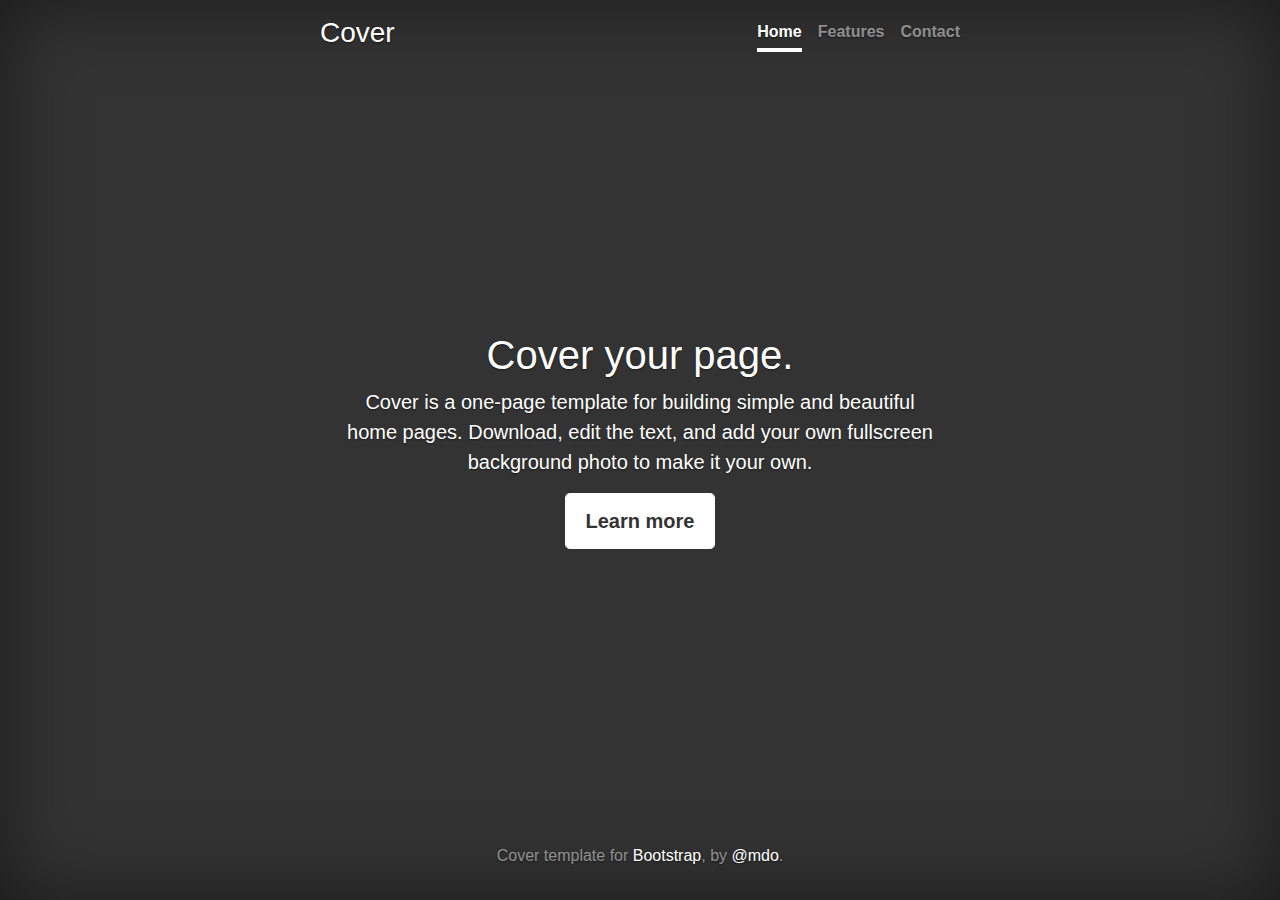
<file: bootstrap-4.0.0/bootstrap-4.0.0/docs/4.0/examples/cover/index.html>
<!doctype html>
<html lang="en">
  <head>
    <meta charset="utf-8">
    <meta name="viewport" content="width=device-width, initial-scale=1, shrink-to-fit=no">
    <meta name="description" content="">
    <meta name="author" content="">
    <link rel="icon" href="../../../../favicon.ico">

    <title>Cover Template for Bootstrap</title>

    <!-- Bootstrap core CSS -->
    <link href="../../../../dist/css/bootstrap.min.css" rel="stylesheet">

    <!-- Custom styles for this template -->
    <link href="cover.css" rel="stylesheet">
  </head>

  <body class="text-center">

    <div class="cover-container d-flex h-100 p-3 mx-auto flex-column">
      <header class="masthead mb-auto">
        <div class="inner">
          <h3 class="masthead-brand">Cover</h3>
          <nav class="nav nav-masthead justify-content-center">
            <a class="nav-link active" href="#">Home</a>
            <a class="nav-link" href="#">Features</a>
            <a class="nav-link" href="#">Contact</a>
          </nav>
        </div>
      </header>

      <main role="main" class="inner cover">
        <h1 class="cover-heading">Cover your page.</h1>
        <p class="lead">Cover is a one-page template for building simple and beautiful home pages. Download, edit the text, and add your own fullscreen background photo to make it your own.</p>
        <p class="lead">
          <a href="#" class="btn btn-lg btn-secondary">Learn more</a>
        </p>
      </main>

      <footer class="mastfoot mt-auto">
        <div class="inner">
          <p>Cover template for <a href="https://getbootstrap.com/">Bootstrap</a>, by <a href="https://twitter.com/mdo">@mdo</a>.</p>
        </div>
      </footer>
    </div>


    <!-- Bootstrap core JavaScript
    ================================================== -->
    <!-- Placed at the end of the document so the pages load faster -->
    <script src="https://code.jquery.com/jquery-3.2.1.slim.min.js" integrity="sha384-KJ3o2DKtIkvYIK3UENzmM7KCkRr/rE9/Qpg6aAZGJwFDMVNA/GpGFF93hXpG5KkN" crossorigin="anonymous"></script>
    <script>window.jQuery || document.write('<script src="../../../../assets/js/vendor/jquery-slim.min.js"><\/script>')</script>
    <script src="../../../../assets/js/vendor/popper.min.js"></script>
    <script src="../../../../dist/js/bootstrap.min.js"></script>
  </body>
</html>
</file>
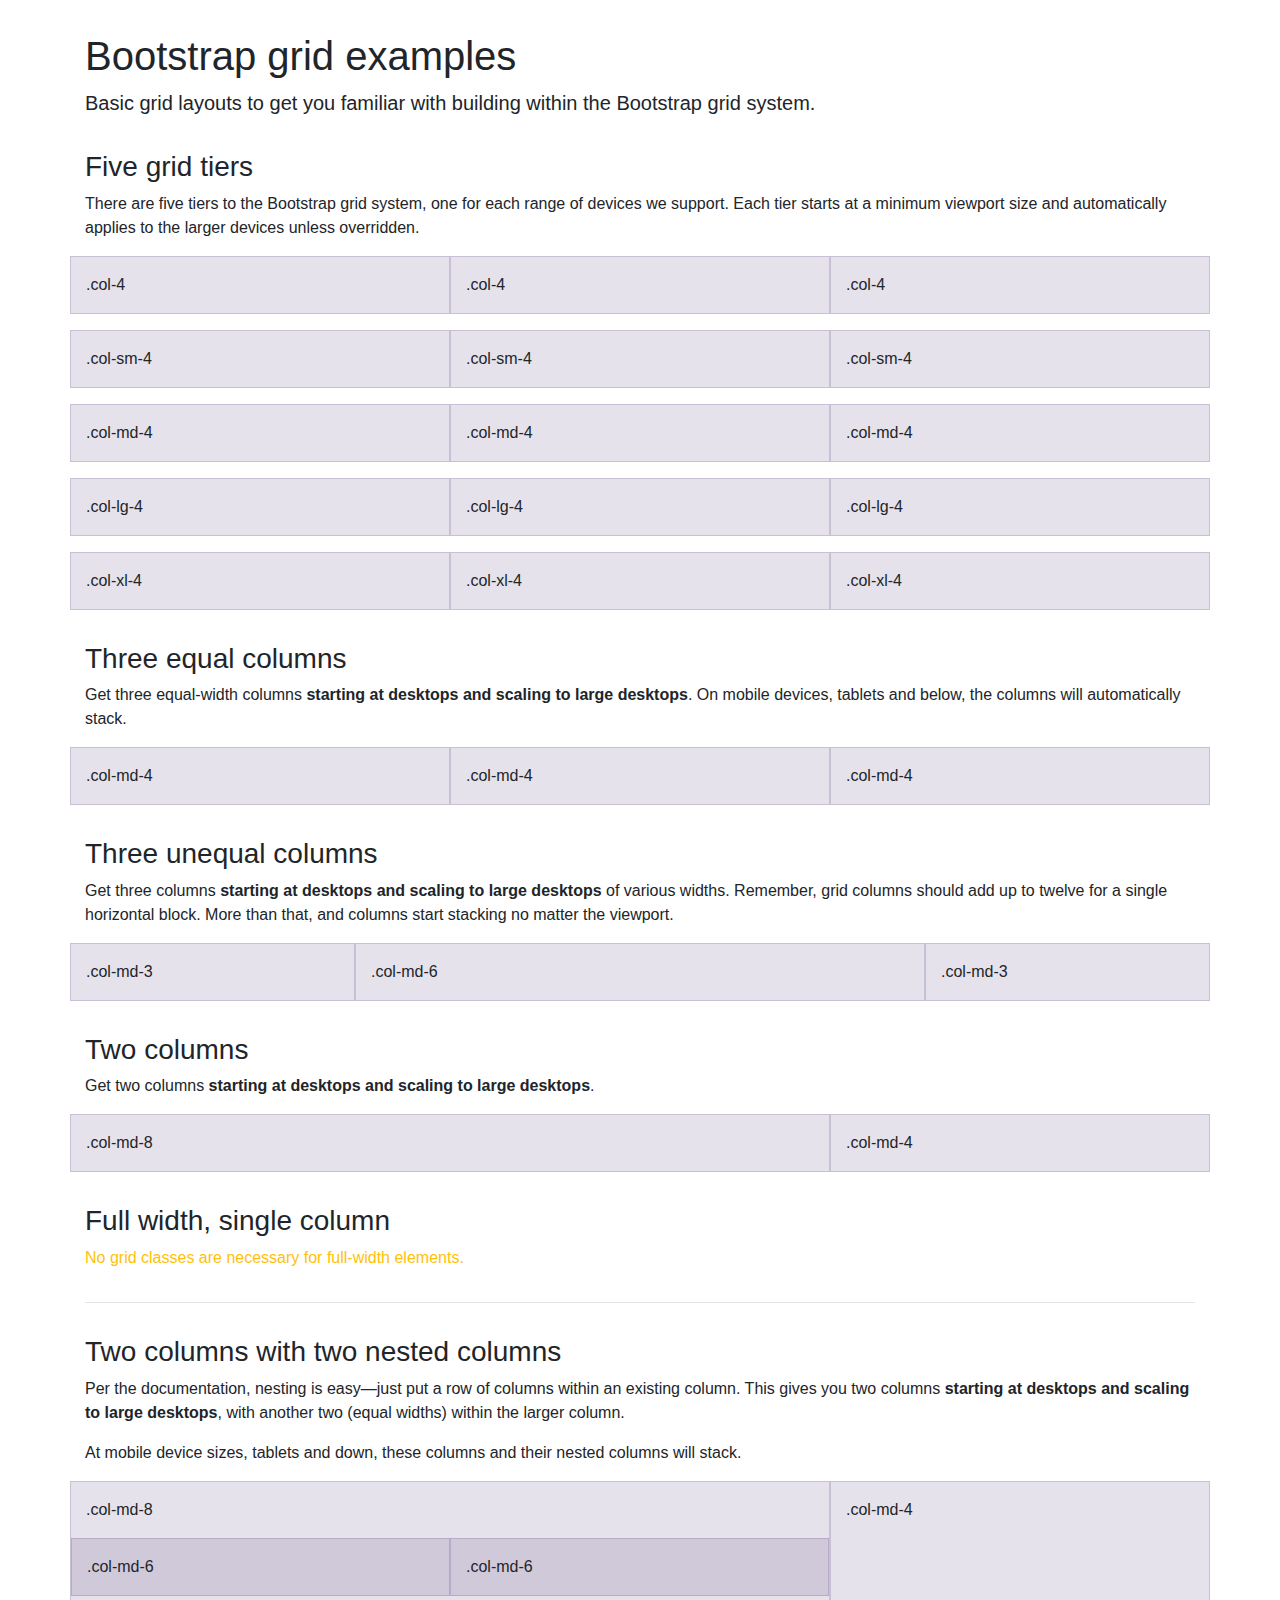
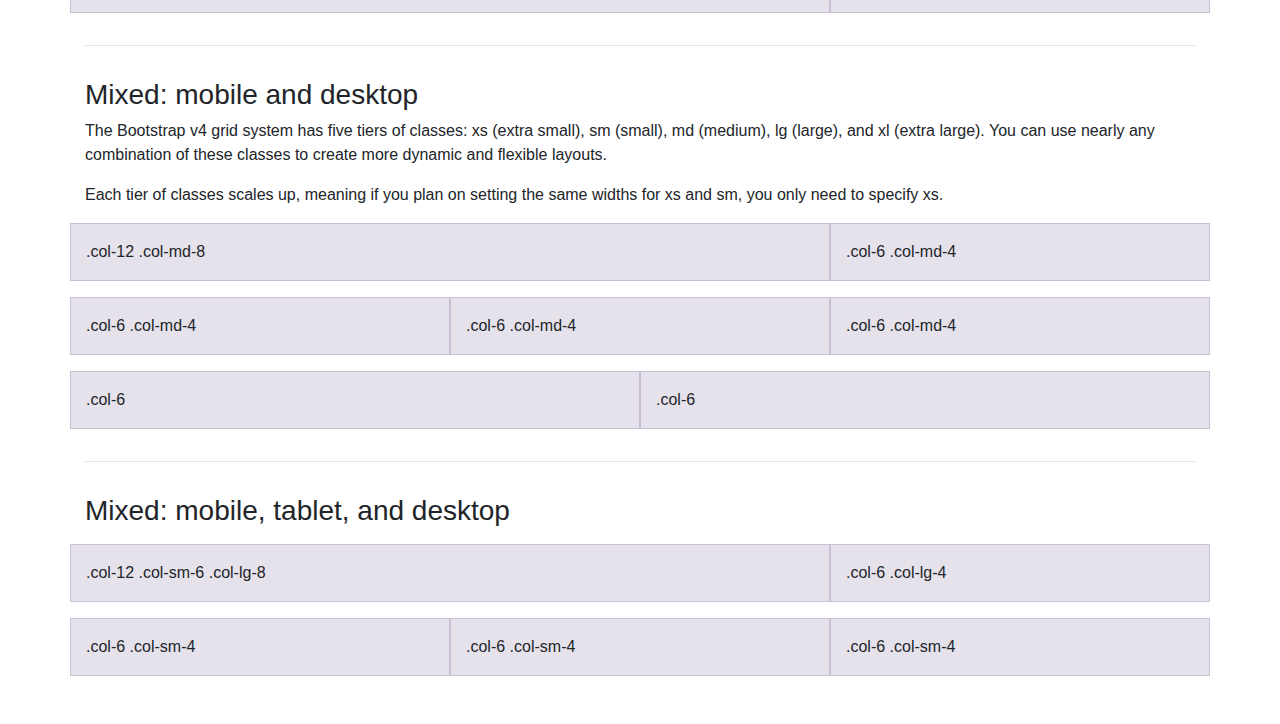
<file: bootstrap-4.0.0/bootstrap-4.0.0/docs/4.0/examples/grid/index.html>
<!doctype html>
<html lang="en">
  <head>
    <meta charset="utf-8">
    <meta name="viewport" content="width=device-width, initial-scale=1, shrink-to-fit=no">
    <meta name="description" content="">
    <meta name="author" content="">
    <link rel="icon" href="../../../../favicon.ico">

    <title>Grid Template for Bootstrap</title>

    <!-- Bootstrap core CSS -->
    <link href="../../../../dist/css/bootstrap.min.css" rel="stylesheet">

    <!-- Custom styles for this template -->
    <link href="grid.css" rel="stylesheet">
  </head>

  <body>
    <div class="container">

      <h1>Bootstrap grid examples</h1>
      <p class="lead">Basic grid layouts to get you familiar with building within the Bootstrap grid system.</p>

      <h3>Five grid tiers</h3>
      <p>There are five tiers to the Bootstrap grid system, one for each range of devices we support. Each tier starts at a minimum viewport size and automatically applies to the larger devices unless overridden.</p>

      <div class="row">
        <div class="col-4">.col-4</div>
        <div class="col-4">.col-4</div>
        <div class="col-4">.col-4</div>
      </div>

      <div class="row">
        <div class="col-sm-4">.col-sm-4</div>
        <div class="col-sm-4">.col-sm-4</div>
        <div class="col-sm-4">.col-sm-4</div>
      </div>

      <div class="row">
        <div class="col-md-4">.col-md-4</div>
        <div class="col-md-4">.col-md-4</div>
        <div class="col-md-4">.col-md-4</div>
      </div>

      <div class="row">
        <div class="col-lg-4">.col-lg-4</div>
        <div class="col-lg-4">.col-lg-4</div>
        <div class="col-lg-4">.col-lg-4</div>
      </div>

      <div class="row">
        <div class="col-xl-4">.col-xl-4</div>
        <div class="col-xl-4">.col-xl-4</div>
        <div class="col-xl-4">.col-xl-4</div>
      </div>

      <h3>Three equal columns</h3>
      <p>Get three equal-width columns <strong>starting at desktops and scaling to large desktops</strong>. On mobile devices, tablets and below, the columns will automatically stack.</p>
      <div class="row">
        <div class="col-md-4">.col-md-4</div>
        <div class="col-md-4">.col-md-4</div>
        <div class="col-md-4">.col-md-4</div>
      </div>

      <h3>Three unequal columns</h3>
      <p>Get three columns <strong>starting at desktops and scaling to large desktops</strong> of various widths. Remember, grid columns should add up to twelve for a single horizontal block. More than that, and columns start stacking no matter the viewport.</p>
      <div class="row">
        <div class="col-md-3">.col-md-3</div>
        <div class="col-md-6">.col-md-6</div>
        <div class="col-md-3">.col-md-3</div>
      </div>

      <h3>Two columns</h3>
      <p>Get two columns <strong>starting at desktops and scaling to large desktops</strong>.</p>
      <div class="row">
        <div class="col-md-8">.col-md-8</div>
        <div class="col-md-4">.col-md-4</div>
      </div>

      <h3>Full width, single column</h3>
      <p class="text-warning">No grid classes are necessary for full-width elements.</p>

      <hr>

      <h3>Two columns with two nested columns</h3>
      <p>Per the documentation, nesting is easy—just put a row of columns within an existing column. This gives you two columns <strong>starting at desktops and scaling to large desktops</strong>, with another two (equal widths) within the larger column.</p>
      <p>At mobile device sizes, tablets and down, these columns and their nested columns will stack.</p>
      <div class="row">
        <div class="col-md-8">
          .col-md-8
          <div class="row">
            <div class="col-md-6">.col-md-6</div>
            <div class="col-md-6">.col-md-6</div>
          </div>
        </div>
        <div class="col-md-4">.col-md-4</div>
      </div>

      <hr>

      <h3>Mixed: mobile and desktop</h3>
      <p>The Bootstrap v4 grid system has five tiers of classes: xs (extra small), sm (small), md (medium), lg (large), and xl (extra large). You can use nearly any combination of these classes to create more dynamic and flexible layouts.</p>
      <p>Each tier of classes scales up, meaning if you plan on setting the same widths for xs and sm, you only need to specify xs.</p>
      <div class="row">
        <div class="col-12 col-md-8">.col-12 .col-md-8</div>
        <div class="col-6 col-md-4">.col-6 .col-md-4</div>
      </div>
      <div class="row">
        <div class="col-6 col-md-4">.col-6 .col-md-4</div>
        <div class="col-6 col-md-4">.col-6 .col-md-4</div>
        <div class="col-6 col-md-4">.col-6 .col-md-4</div>
      </div>
      <div class="row">
        <div class="col-6">.col-6</div>
        <div class="col-6">.col-6</div>
      </div>

      <hr>

      <h3>Mixed: mobile, tablet, and desktop</h3>
      <p></p>
      <div class="row">
        <div class="col-12 col-sm-6 col-lg-8">.col-12 .col-sm-6 .col-lg-8</div>
        <div class="col-6 col-lg-4">.col-6 .col-lg-4</div>
      </div>
      <div class="row">
        <div class="col-6 col-sm-4">.col-6 .col-sm-4</div>
        <div class="col-6 col-sm-4">.col-6 .col-sm-4</div>
        <div class="col-6 col-sm-4">.col-6 .col-sm-4</div>
      </div>

    </div> <!-- /container -->
  </body>
</html>
</file>
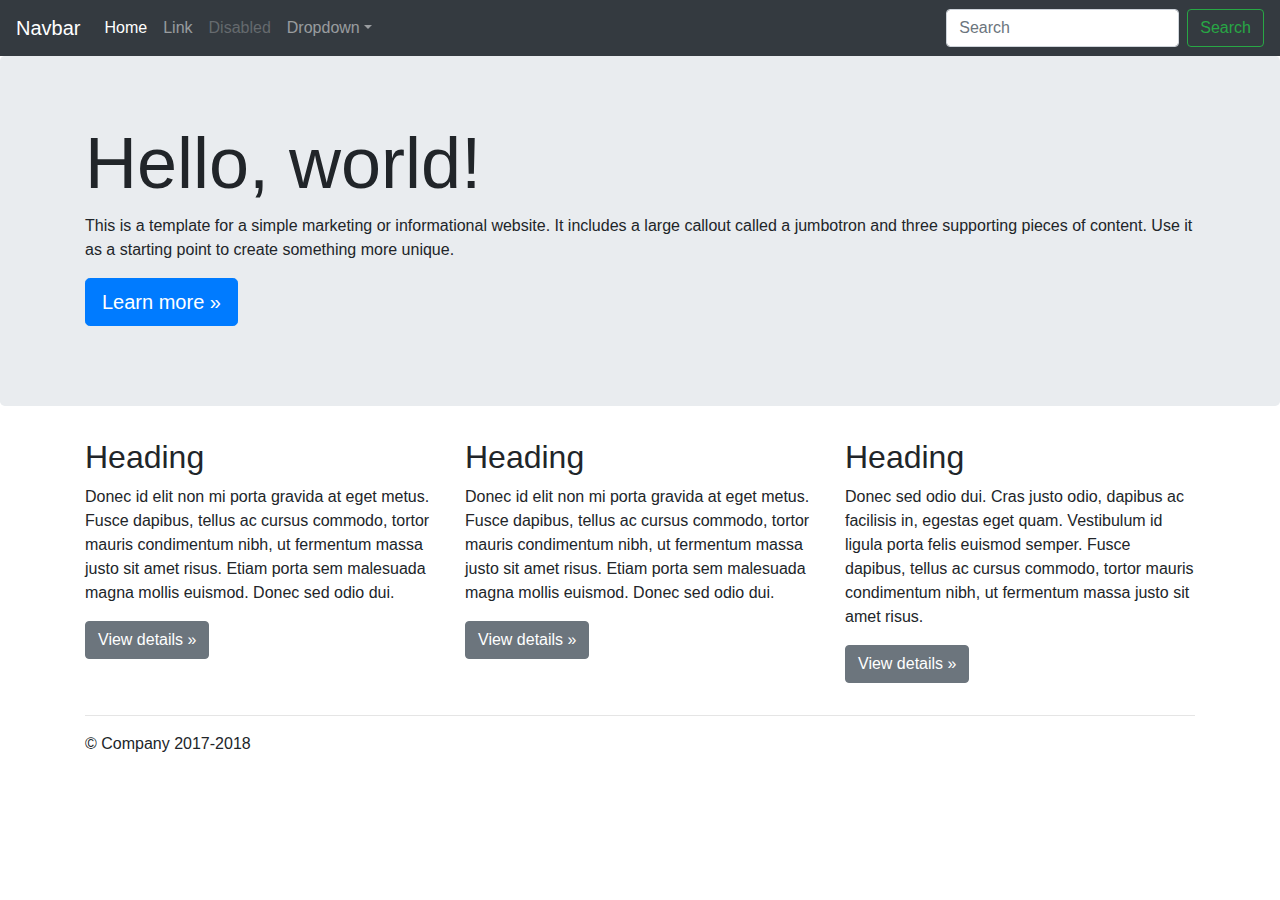
<file: bootstrap-4.0.0/bootstrap-4.0.0/docs/4.0/examples/jumbotron/index.html>
<!doctype html>
<html lang="en">
  <head>
    <meta charset="utf-8">
    <meta name="viewport" content="width=device-width, initial-scale=1, shrink-to-fit=no">
    <meta name="description" content="">
    <meta name="author" content="">
    <link rel="icon" href="../../../../favicon.ico">

    <title>Jumbotron Template for Bootstrap</title>

    <!-- Bootstrap core CSS -->
    <link href="../../../../dist/css/bootstrap.min.css" rel="stylesheet">

    <!-- Custom styles for this template -->
    <link href="jumbotron.css" rel="stylesheet">
  </head>

  <body>

    <nav class="navbar navbar-expand-md navbar-dark fixed-top bg-dark">
      <a class="navbar-brand" href="#">Navbar</a>
      <button class="navbar-toggler" type="button" data-toggle="collapse" data-target="#navbarsExampleDefault" aria-controls="navbarsExampleDefault" aria-expanded="false" aria-label="Toggle navigation">
        <span class="navbar-toggler-icon"></span>
      </button>

      <div class="collapse navbar-collapse" id="navbarsExampleDefault">
        <ul class="navbar-nav mr-auto">
          <li class="nav-item active">
            <a class="nav-link" href="#">Home <span class="sr-only">(current)</span></a>
          </li>
          <li class="nav-item">
            <a class="nav-link" href="#">Link</a>
          </li>
          <li class="nav-item">
            <a class="nav-link disabled" href="#">Disabled</a>
          </li>
          <li class="nav-item dropdown">
            <a class="nav-link dropdown-toggle" href="http://example.com" id="dropdown01" data-toggle="dropdown" aria-haspopup="true" aria-expanded="false">Dropdown</a>
            <div class="dropdown-menu" aria-labelledby="dropdown01">
              <a class="dropdown-item" href="#">Action</a>
              <a class="dropdown-item" href="#">Another action</a>
              <a class="dropdown-item" href="#">Something else here</a>
            </div>
          </li>
        </ul>
        <form class="form-inline my-2 my-lg-0">
          <input class="form-control mr-sm-2" type="text" placeholder="Search" aria-label="Search">
          <button class="btn btn-outline-success my-2 my-sm-0" type="submit">Search</button>
        </form>
      </div>
    </nav>

    <main role="main">

      <!-- Main jumbotron for a primary marketing message or call to action -->
      <div class="jumbotron">
        <div class="container">
          <h1 class="display-3">Hello, world!</h1>
          <p>This is a template for a simple marketing or informational website. It includes a large callout called a jumbotron and three supporting pieces of content. Use it as a starting point to create something more unique.</p>
          <p><a class="btn btn-primary btn-lg" href="#" role="button">Learn more &raquo;</a></p>
        </div>
      </div>

      <div class="container">
        <!-- Example row of columns -->
        <div class="row">
          <div class="col-md-4">
            <h2>Heading</h2>
            <p>Donec id elit non mi porta gravida at eget metus. Fusce dapibus, tellus ac cursus commodo, tortor mauris condimentum nibh, ut fermentum massa justo sit amet risus. Etiam porta sem malesuada magna mollis euismod. Donec sed odio dui. </p>
            <p><a class="btn btn-secondary" href="#" role="button">View details &raquo;</a></p>
          </div>
          <div class="col-md-4">
            <h2>Heading</h2>
            <p>Donec id elit non mi porta gravida at eget metus. Fusce dapibus, tellus ac cursus commodo, tortor mauris condimentum nibh, ut fermentum massa justo sit amet risus. Etiam porta sem malesuada magna mollis euismod. Donec sed odio dui. </p>
            <p><a class="btn btn-secondary" href="#" role="button">View details &raquo;</a></p>
          </div>
          <div class="col-md-4">
            <h2>Heading</h2>
            <p>Donec sed odio dui. Cras justo odio, dapibus ac facilisis in, egestas eget quam. Vestibulum id ligula porta felis euismod semper. Fusce dapibus, tellus ac cursus commodo, tortor mauris condimentum nibh, ut fermentum massa justo sit amet risus.</p>
            <p><a class="btn btn-secondary" href="#" role="button">View details &raquo;</a></p>
          </div>
        </div>

        <hr>

      </div> <!-- /container -->

    </main>

    <footer class="container">
      <p>&copy; Company 2017-2018</p>
    </footer>

    <!-- Bootstrap core JavaScript
    ================================================== -->
    <!-- Placed at the end of the document so the pages load faster -->
    <script src="https://code.jquery.com/jquery-3.2.1.slim.min.js" integrity="sha384-KJ3o2DKtIkvYIK3UENzmM7KCkRr/rE9/Qpg6aAZGJwFDMVNA/GpGFF93hXpG5KkN" crossorigin="anonymous"></script>
    <script>window.jQuery || document.write('<script src="../../../../assets/js/vendor/jquery-slim.min.js"><\/script>')</script>
    <script src="../../../../assets/js/vendor/popper.min.js"></script>
    <script src="../../../../dist/js/bootstrap.min.js"></script>
  </body>
</html>
</file>
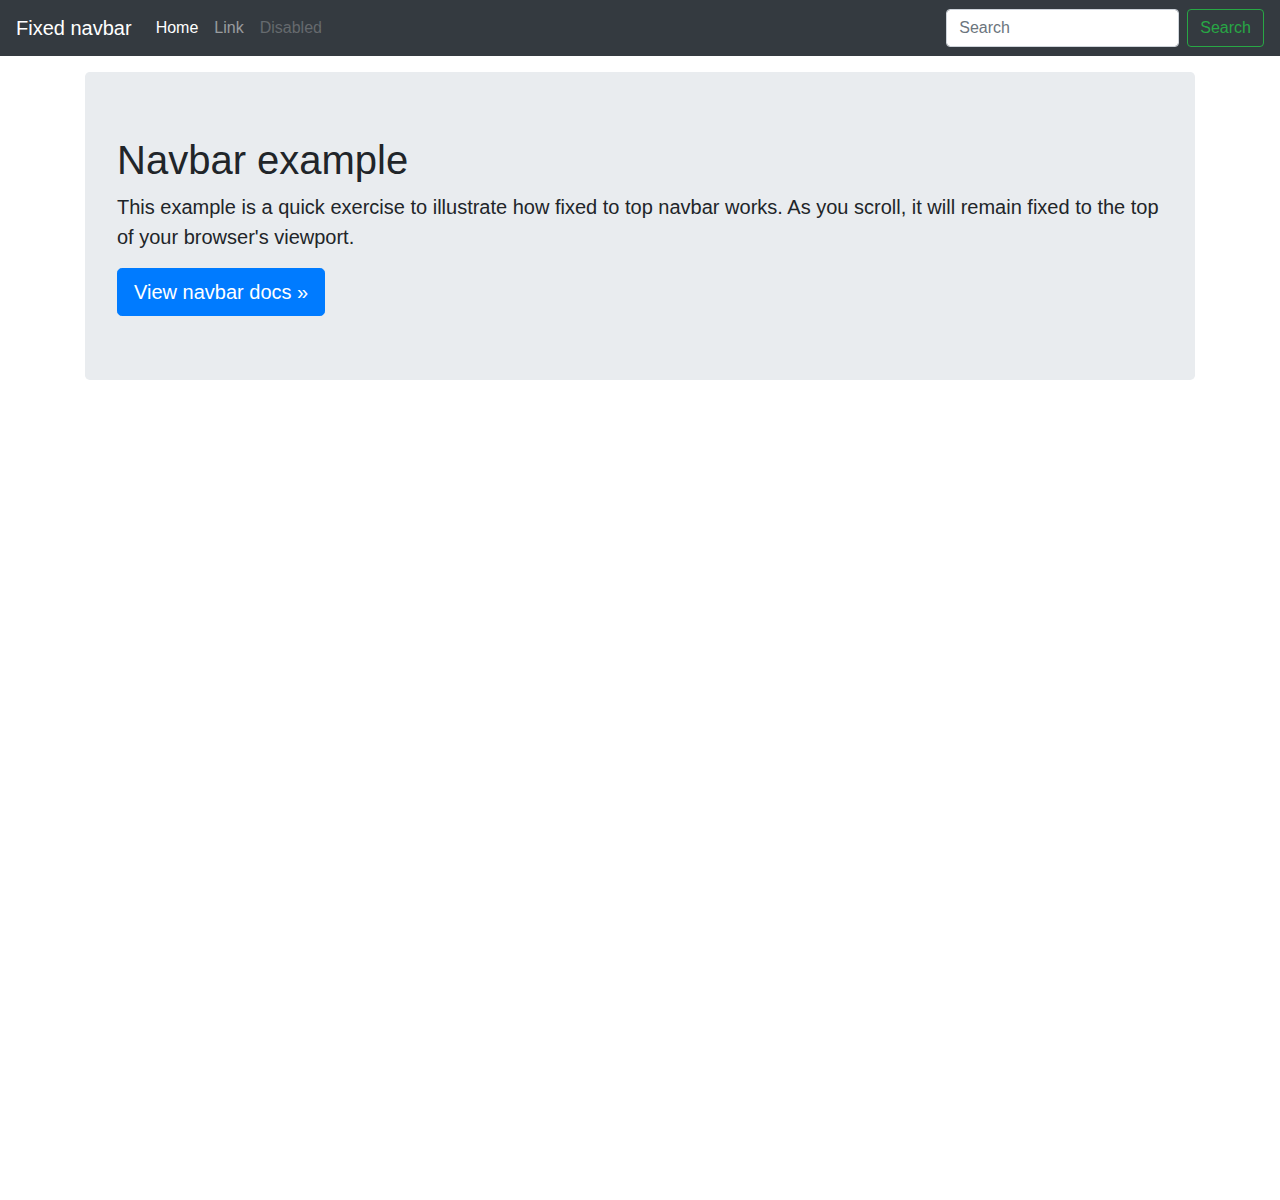
<file: bootstrap-4.0.0/bootstrap-4.0.0/docs/4.0/examples/navbar-fixed/index.html>
<!doctype html>
<html lang="en">
  <head>
    <meta charset="utf-8">
    <meta name="viewport" content="width=device-width, initial-scale=1, shrink-to-fit=no">
    <meta name="description" content="">
    <meta name="author" content="">
    <link rel="icon" href="../../../../favicon.ico">

    <title>Fixed top navbar example for Bootstrap</title>

    <!-- Bootstrap core CSS -->
    <link href="../../../../dist/css/bootstrap.min.css" rel="stylesheet">

    <!-- Custom styles for this template -->
    <link href="navbar-top-fixed.css" rel="stylesheet">
  </head>

  <body>

    <nav class="navbar navbar-expand-md navbar-dark fixed-top bg-dark">
      <a class="navbar-brand" href="#">Fixed navbar</a>
      <button class="navbar-toggler" type="button" data-toggle="collapse" data-target="#navbarCollapse" aria-controls="navbarCollapse" aria-expanded="false" aria-label="Toggle navigation">
        <span class="navbar-toggler-icon"></span>
      </button>
      <div class="collapse navbar-collapse" id="navbarCollapse">
        <ul class="navbar-nav mr-auto">
          <li class="nav-item active">
            <a class="nav-link" href="#">Home <span class="sr-only">(current)</span></a>
          </li>
          <li class="nav-item">
            <a class="nav-link" href="#">Link</a>
          </li>
          <li class="nav-item">
            <a class="nav-link disabled" href="#">Disabled</a>
          </li>
        </ul>
        <form class="form-inline mt-2 mt-md-0">
          <input class="form-control mr-sm-2" type="text" placeholder="Search" aria-label="Search">
          <button class="btn btn-outline-success my-2 my-sm-0" type="submit">Search</button>
        </form>
      </div>
    </nav>

    <main role="main" class="container">
      <div class="jumbotron">
        <h1>Navbar example</h1>
        <p class="lead">This example is a quick exercise to illustrate how fixed to top navbar works. As you scroll, it will remain fixed to the top of your browser's viewport.</p>
        <a class="btn btn-lg btn-primary" href="../../components/navbar/" role="button">View navbar docs &raquo;</a>
      </div>
    </main>

    <!-- Bootstrap core JavaScript
    ================================================== -->
    <!-- Placed at the end of the document so the pages load faster -->
    <script src="https://code.jquery.com/jquery-3.2.1.slim.min.js" integrity="sha384-KJ3o2DKtIkvYIK3UENzmM7KCkRr/rE9/Qpg6aAZGJwFDMVNA/GpGFF93hXpG5KkN" crossorigin="anonymous"></script>
    <script>window.jQuery || document.write('<script src="../../../../assets/js/vendor/jquery-slim.min.js"><\/script>')</script>
    <script src="../../../../assets/js/vendor/popper.min.js"></script>
    <script src="../../../../dist/js/bootstrap.min.js"></script>
  </body>
</html>
</file>
<file: bootstrap-4.0.0/bootstrap-4.0.0/docs/4.0/examples/album/album.css>
:root {
  --jumbotron-padding-y: 3rem;
}

.jumbotron {
  padding-top: var(--jumbotron-padding-y);
  padding-bottom: var(--jumbotron-padding-y);
  margin-bottom: 0;
  background-color: #fff;
}
@media (min-width: 768px) {
  .jumbotron {
    padding-top: calc(var(--jumbotron-padding-y) * 2);
    padding-bottom: calc(var(--jumbotron-padding-y) * 2);
  }
}

.jumbotron p:last-child {
  margin-bottom: 0;
}

.jumbotron-heading {
  font-weight: 300;
}

.jumbotron .container {
  max-width: 40rem;
}

footer {
  padding-top: 3rem;
  padding-bottom: 3rem;
}

footer p {
  margin-bottom: .25rem;
}

.box-shadow { box-shadow: 0 .25rem .75rem rgba(0, 0, 0, .05); }
</file>
<file: bootstrap-4.0.0/bootstrap-4.0.0/docs/4.0/examples/blog/blog.css>
/* stylelint-disable selector-list-comma-newline-after */

.blog-header {
  line-height: 1;
  border-bottom: 1px solid #e5e5e5;
}

.blog-header-logo {
  font-family: "Playfair Display", Georgia, "Times New Roman", serif;
  font-size: 2.25rem;
}

.blog-header-logo:hover {
  text-decoration: none;
}

h1, h2, h3, h4, h5, h6 {
  font-family: "Playfair Display", Georgia, "Times New Roman", serif;
}

.display-4 {
  font-size: 2.5rem;
}
@media (min-width: 768px) {
  .display-4 {
    font-size: 3rem;
  }
}

.nav-scroller {
  position: relative;
  z-index: 2;
  height: 2.75rem;
  overflow-y: hidden;
}

.nav-scroller .nav {
  display: -webkit-box;
  display: -ms-flexbox;
  display: flex;
  -ms-flex-wrap: nowrap;
  flex-wrap: nowrap;
  padding-bottom: 1rem;
  margin-top: -1px;
  overflow-x: auto;
  text-align: center;
  white-space: nowrap;
  -webkit-overflow-scrolling: touch;
}

.nav-scroller .nav-link {
  padding-top: .75rem;
  padding-bottom: .75rem;
  font-size: .875rem;
}

.card-img-right {
  height: 100%;
  border-radius: 0 3px 3px 0;
}

.flex-auto {
  -ms-flex: 0 0 auto;
  -webkit-box-flex: 0;
  flex: 0 0 auto;
}

.h-250 { height: 250px; }
@media (min-width: 768px) {
  .h-md-250 { height: 250px; }
}

.border-top { border-top: 1px solid #e5e5e5; }
.border-bottom { border-bottom: 1px solid #e5e5e5; }

.box-shadow { box-shadow: 0 .25rem .75rem rgba(0, 0, 0, .05); }

/*
 * Blog name and description
 */
.blog-title {
  margin-bottom: 0;
  font-size: 2rem;
  font-weight: 400;
}
.blog-description {
  font-size: 1.1rem;
  color: #999;
}

@media (min-width: 40em) {
  .blog-title {
    font-size: 3.5rem;
  }
}

/* Pagination */
.blog-pagination {
  margin-bottom: 4rem;
}
.blog-pagination > .btn {
  border-radius: 2rem;
}

/*
 * Blog posts
 */
.blog-post {
  margin-bottom: 4rem;
}
.blog-post-title {
  margin-bottom: .25rem;
  font-size: 2.5rem;
}
.blog-post-meta {
  margin-bottom: 1.25rem;
  color: #999;
}

/*
 * Footer
 */
.blog-footer {
  padding: 2.5rem 0;
  color: #999;
  text-align: center;
  background-color: #f9f9f9;
  border-top: .05rem solid #e5e5e5;
}
.blog-footer p:last-child {
  margin-bottom: 0;
}
</file>
<file: bootstrap-4.0.0/bootstrap-4.0.0/docs/4.0/examples/carousel/carousel.css>
/* GLOBAL STYLES
-------------------------------------------------- */
/* Padding below the footer and lighter body text */

body {
  padding-top: 3rem;
  padding-bottom: 3rem;
  color: #5a5a5a;
}


/* CUSTOMIZE THE CAROUSEL
-------------------------------------------------- */

/* Carousel base class */
.carousel {
  margin-bottom: 4rem;
}
/* Since positioning the image, we need to help out the caption */
.carousel-caption {
  bottom: 3rem;
  z-index: 10;
}

/* Declare heights because of positioning of img element */
.carousel-item {
  height: 32rem;
  background-color: #777;
}
.carousel-item > img {
  position: absolute;
  top: 0;
  left: 0;
  min-width: 100%;
  height: 32rem;
}


/* MARKETING CONTENT
-------------------------------------------------- */

/* Center align the text within the three columns below the carousel */
.marketing .col-lg-4 {
  margin-bottom: 1.5rem;
  text-align: center;
}
.marketing h2 {
  font-weight: 400;
}
.marketing .col-lg-4 p {
  margin-right: .75rem;
  margin-left: .75rem;
}


/* Featurettes
------------------------- */

.featurette-divider {
  margin: 5rem 0; /* Space out the Bootstrap <hr> more */
}

/* Thin out the marketing headings */
.featurette-heading {
  font-weight: 300;
  line-height: 1;
  letter-spacing: -.05rem;
}


/* RESPONSIVE CSS
-------------------------------------------------- */

@media (min-width: 40em) {
  /* Bump up size of carousel content */
  .carousel-caption p {
    margin-bottom: 1.25rem;
    font-size: 1.25rem;
    line-height: 1.4;
  }

  .featurette-heading {
    font-size: 50px;
  }
}

@media (min-width: 62em) {
  .featurette-heading {
    margin-top: 7rem;
  }
}
</file>
<file: bootstrap-4.0.0/bootstrap-4.0.0/docs/4.0/examples/cover/cover.css>
/*
 * Globals
 */

/* Links */
a,
a:focus,
a:hover {
  color: #fff;
}

/* Custom default button */
.btn-secondary,
.btn-secondary:hover,
.btn-secondary:focus {
  color: #333;
  text-shadow: none; /* Prevent inheritance from `body` */
  background-color: #fff;
  border: .05rem solid #fff;
}


/*
 * Base structure
 */

html,
body {
  height: 100%;
  background-color: #333;
}

body {
  display: -ms-flexbox;
  display: -webkit-box;
  display: flex;
  -ms-flex-pack: center;
  -webkit-box-pack: center;
  justify-content: center;
  color: #fff;
  text-shadow: 0 .05rem .1rem rgba(0, 0, 0, .5);
  box-shadow: inset 0 0 5rem rgba(0, 0, 0, .5);
}

.cover-container {
  max-width: 42em;
}


/*
 * Header
 */
.masthead {
  margin-bottom: 2rem;
}

.masthead-brand {
  margin-bottom: 0;
}

.nav-masthead .nav-link {
  padding: .25rem 0;
  font-weight: 700;
  color: rgba(255, 255, 255, .5);
  background-color: transparent;
  border-bottom: .25rem solid transparent;
}

.nav-masthead .nav-link:hover,
.nav-masthead .nav-link:focus {
  border-bottom-color: rgba(255, 255, 255, .25);
}

.nav-masthead .nav-link + .nav-link {
  margin-left: 1rem;
}

.nav-masthead .active {
  color: #fff;
  border-bottom-color: #fff;
}

@media (min-width: 48em) {
  .masthead-brand {
    float: left;
  }
  .nav-masthead {
    float: right;
  }
}


/*
 * Cover
 */
.cover {
  padding: 0 1.5rem;
}
.cover .btn-lg {
  padding: .75rem 1.25rem;
  font-weight: 700;
}


/*
 * Footer
 */
.mastfoot {
  color: rgba(255, 255, 255, .5);
}
</file>
<file: bootstrap-4.0.0/bootstrap-4.0.0/docs/4.0/examples/grid/grid.css>
body {
  padding-top: 2rem;
  padding-bottom: 2rem;
}

h3 {
  margin-top: 2rem;
}

.row {
  margin-bottom: 1rem;
}
.row .row {
  margin-top: 1rem;
  margin-bottom: 0;
}
[class*="col-"] {
  padding-top: 1rem;
  padding-bottom: 1rem;
  background-color: rgba(86, 61, 124, .15);
  border: 1px solid rgba(86, 61, 124, .2);
}

hr {
  margin-top: 2rem;
  margin-bottom: 2rem;
}
</file>
<file: bootstrap-4.0.0/bootstrap-4.0.0/docs/4.0/examples/jumbotron/jumbotron.css>
/* Move down content because we have a fixed navbar that is 3.5rem tall */
body {
  padding-top: 3.5rem;
}
</file>
<file: bootstrap-4.0.0/bootstrap-4.0.0/docs/4.0/examples/navbar-fixed/navbar-top-fixed.css>
/* Show it is fixed to the top */
body {
  min-height: 75rem;
  padding-top: 4.5rem;
}
</file>
<file: bootstrap-4.0.0/bootstrap-4.0.0/js/tests/vendor/qunit.css>
/*!
 * QUnit 2.4.1
 * https://qunitjs.com/
 *
 * Copyright jQuery Foundation and other contributors
 * Released under the MIT license
 * https://jquery.org/license
 *
 * Date: 2017-10-22T05:12Z
 */

/** Font Family and Sizes */

#qunit-tests, #qunit-header, #qunit-banner, #qunit-testrunner-toolbar, #qunit-filteredTest, #qunit-userAgent, #qunit-testresult {
	font-family: "Helvetica Neue Light", "HelveticaNeue-Light", "Helvetica Neue", Calibri, Helvetica, Arial, sans-serif;
}

#qunit-testrunner-toolbar, #qunit-filteredTest, #qunit-userAgent, #qunit-testresult, #qunit-tests li { font-size: small; }
#qunit-tests { font-size: smaller; }


/** Resets */

#qunit-tests, #qunit-header, #qunit-banner, #qunit-filteredTest, #qunit-userAgent, #qunit-testresult, #qunit-modulefilter {
	margin: 0;
	padding: 0;
}


/** Header (excluding toolbar) */

#qunit-header {
	padding: 0.5em 0 0.5em 1em;

	color: #8699A4;
	background-color: #0D3349;

	font-size: 1.5em;
	line-height: 1em;
	font-weight: 400;

	border-radius: 5px 5px 0 0;
}

#qunit-header a {
	text-decoration: none;
	color: #C2CCD1;
}

#qunit-header a:hover,
#qunit-header a:focus {
	color: #FFF;
}

#qunit-banner {
	height: 5px;
}

#qunit-filteredTest {
	padding: 0.5em 1em 0.5em 1em;
	color: #366097;
	background-color: #F4FF77;
}

#qunit-userAgent {
	padding: 0.5em 1em 0.5em 1em;
	color: #FFF;
	background-color: #2B81AF;
	text-shadow: rgba(0, 0, 0, 0.5) 2px 2px 1px;
}


/** Toolbar */

#qunit-testrunner-toolbar {
	padding: 0.5em 1em 0.5em 1em;
	color: #5E740B;
	background-color: #EEE;
}

#qunit-testrunner-toolbar .clearfix {
	height: 0;
	clear: both;
}

#qunit-testrunner-toolbar label {
	display: inline-block;
}

#qunit-testrunner-toolbar input[type=checkbox],
#qunit-testrunner-toolbar input[type=radio] {
	margin: 3px;
	vertical-align: -2px;
}

#qunit-testrunner-toolbar input[type=text] {
	box-sizing: border-box;
	height: 1.6em;
}

.qunit-url-config,
.qunit-filter,
#qunit-modulefilter {
	display: inline-block;
	line-height: 2.1em;
}

.qunit-filter,
#qunit-modulefilter {
	float: right;
	position: relative;
	margin-left: 1em;
}

.qunit-url-config label {
	margin-right: 0.5em;
}

#qunit-modulefilter-search {
	box-sizing: border-box;
	width: 400px;
}

#qunit-modulefilter-search-container:after {
	position: absolute;
	right: 0.3em;
	content: "\25bc";
	color: black;
}

#qunit-modulefilter-dropdown {
	/* align with #qunit-modulefilter-search */
	box-sizing: border-box;
	width: 400px;
	position: absolute;
	right: 0;
	top: 50%;
	margin-top: 0.8em;

	border: 1px solid #D3D3D3;
	border-top: none;
	border-radius: 0 0 .25em .25em;
	color: #000;
	background-color: #F5F5F5;
	z-index: 99;
}

#qunit-modulefilter-dropdown a {
	color: inherit;
	text-decoration: none;
}

#qunit-modulefilter-dropdown .clickable.checked {
	font-weight: bold;
	color: #000;
	background-color: #D2E0E6;
}

#qunit-modulefilter-dropdown .clickable:hover {
	color: #FFF;
	background-color: #0D3349;
}

#qunit-modulefilter-actions {
	display: block;
	overflow: auto;

	/* align with #qunit-modulefilter-dropdown-list */
	font: smaller/1.5em sans-serif;
}

#qunit-modulefilter-dropdown #qunit-modulefilter-actions > * {
	box-sizing: border-box;
	max-height: 2.8em;
	display: block;
	padding: 0.4em;
}

#qunit-modulefilter-dropdown #qunit-modulefilter-actions > button {
	float: right;
	font: inherit;
}

#qunit-modulefilter-dropdown #qunit-modulefilter-actions > :last-child {
	/* insert padding to align with checkbox margins */
	padding-left: 3px;
}

#qunit-modulefilter-dropdown-list {
	max-height: 200px;
	overflow-y: auto;
	margin: 0;
	border-top: 2px groove threedhighlight;
	padding: 0.4em 0 0;
	font: smaller/1.5em sans-serif;
}

#qunit-modulefilter-dropdown-list li {
	white-space: nowrap;
	overflow: hidden;
	text-overflow: ellipsis;
}

#qunit-modulefilter-dropdown-list .clickable {
	display: block;
	padding-left: 0.15em;
}


/** Tests: Pass/Fail */

#qunit-tests {
	list-style-position: inside;
}

#qunit-tests li {
	padding: 0.4em 1em 0.4em 1em;
	border-bottom: 1px solid #FFF;
	list-style-position: inside;
}

#qunit-tests > li {
	display: none;
}

#qunit-tests li.running,
#qunit-tests li.pass,
#qunit-tests li.fail,
#qunit-tests li.skipped,
#qunit-tests li.aborted {
	display: list-item;
}

#qunit-tests.hidepass {
	position: relative;
}

#qunit-tests.hidepass li.running,
#qunit-tests.hidepass li.pass:not(.todo) {
	visibility: hidden;
	position: absolute;
	width:   0;
	height:  0;
	padding: 0;
	border:  0;
	margin:  0;
}

#qunit-tests li strong {
	cursor: pointer;
}

#qunit-tests li.skipped strong {
	cursor: default;
}

#qunit-tests li a {
	padding: 0.5em;
	color: #C2CCD1;
	text-decoration: none;
}

#qunit-tests li p a {
	padding: 0.25em;
	color: #6B6464;
}
#qunit-tests li a:hover,
#qunit-tests li a:focus {
	color: #000;
}

#qunit-tests li .runtime {
	float: right;
	font-size: smaller;
}

.qunit-assert-list {
	margin-top: 0.5em;
	padding: 0.5em;

	background-color: #FFF;

	border-radius: 5px;
}

.qunit-source {
	margin: 0.6em 0 0.3em;
}

.qunit-collapsed {
	display: none;
}

#qunit-tests table {
	border-collapse: collapse;
	margin-top: 0.2em;
}

#qunit-tests th {
	text-align: right;
	vertical-align: top;
	padding: 0 0.5em 0 0;
}

#qunit-tests td {
	vertical-align: top;
}

#qunit-tests pre {
	margin: 0;
	white-space: pre-wrap;
	word-wrap: break-word;
}

#qunit-tests del {
	color: #374E0C;
	background-color: #E0F2BE;
	text-decoration: none;
}

#qunit-tests ins {
	color: #500;
	background-color: #FFCACA;
	text-decoration: none;
}

/*** Test Counts */

#qunit-tests b.counts                       { color: #000; }
#qunit-tests b.passed                       { color: #5E740B; }
#qunit-tests b.failed                       { color: #710909; }

#qunit-tests li li {
	padding: 5px;
	background-color: #FFF;
	border-bottom: none;
	list-style-position: inside;
}

/*** Passing Styles */

#qunit-tests li li.pass {
	color: #3C510C;
	background-color: #FFF;
	border-left: 10px solid #C6E746;
}

#qunit-tests .pass                          { color: #528CE0; background-color: #D2E0E6; }
#qunit-tests .pass .test-name               { color: #366097; }

#qunit-tests .pass .test-actual,
#qunit-tests .pass .test-expected           { color: #999; }

#qunit-banner.qunit-pass                    { background-color: #C6E746; }

/*** Failing Styles */

#qunit-tests li li.fail {
	color: #710909;
	background-color: #FFF;
	border-left: 10px solid #EE5757;
	white-space: pre;
}

#qunit-tests > li:last-child {
	border-radius: 0 0 5px 5px;
}

#qunit-tests .fail                          { color: #000; background-color: #EE5757; }
#qunit-tests .fail .test-name,
#qunit-tests .fail .module-name             { color: #000; }

#qunit-tests .fail .test-actual             { color: #EE5757; }
#qunit-tests .fail .test-expected           { color: #008000; }

#qunit-banner.qunit-fail                    { background-color: #EE5757; }


/*** Aborted tests */
#qunit-tests .aborted { color: #000; background-color: orange; }
/*** Skipped tests */

#qunit-tests .skipped {
	background-color: #EBECE9;
}

#qunit-tests .qunit-todo-label,
#qunit-tests .qunit-skipped-label {
	background-color: #F4FF77;
	display: inline-block;
	font-style: normal;
	color: #366097;
	line-height: 1.8em;
	padding: 0 0.5em;
	margin: -0.4em 0.4em -0.4em 0;
}

#qunit-tests .qunit-todo-label {
	background-color: #EEE;
}

/** Result */

#qunit-testresult {
	color: #2B81AF;
	background-color: #D2E0E6;

	border-bottom: 1px solid #FFF;
}
#qunit-testresult .clearfix {
	height: 0;
	clear: both;
}
#qunit-testresult .module-name {
	font-weight: 700;
}
#qunit-testresult-display {
	padding: 0.5em 1em 0.5em 1em;
	width: 85%;
	float:left;
}
#qunit-testresult-controls {
	padding: 0.5em 1em 0.5em 1em;
  width: 10%;
	float:left;
}

/** Fixture */

#qunit-fixture {
	position: absolute;
	top: -10000px;
	left: -10000px;
	width: 1000px;
	height: 1000px;
}
</file>
